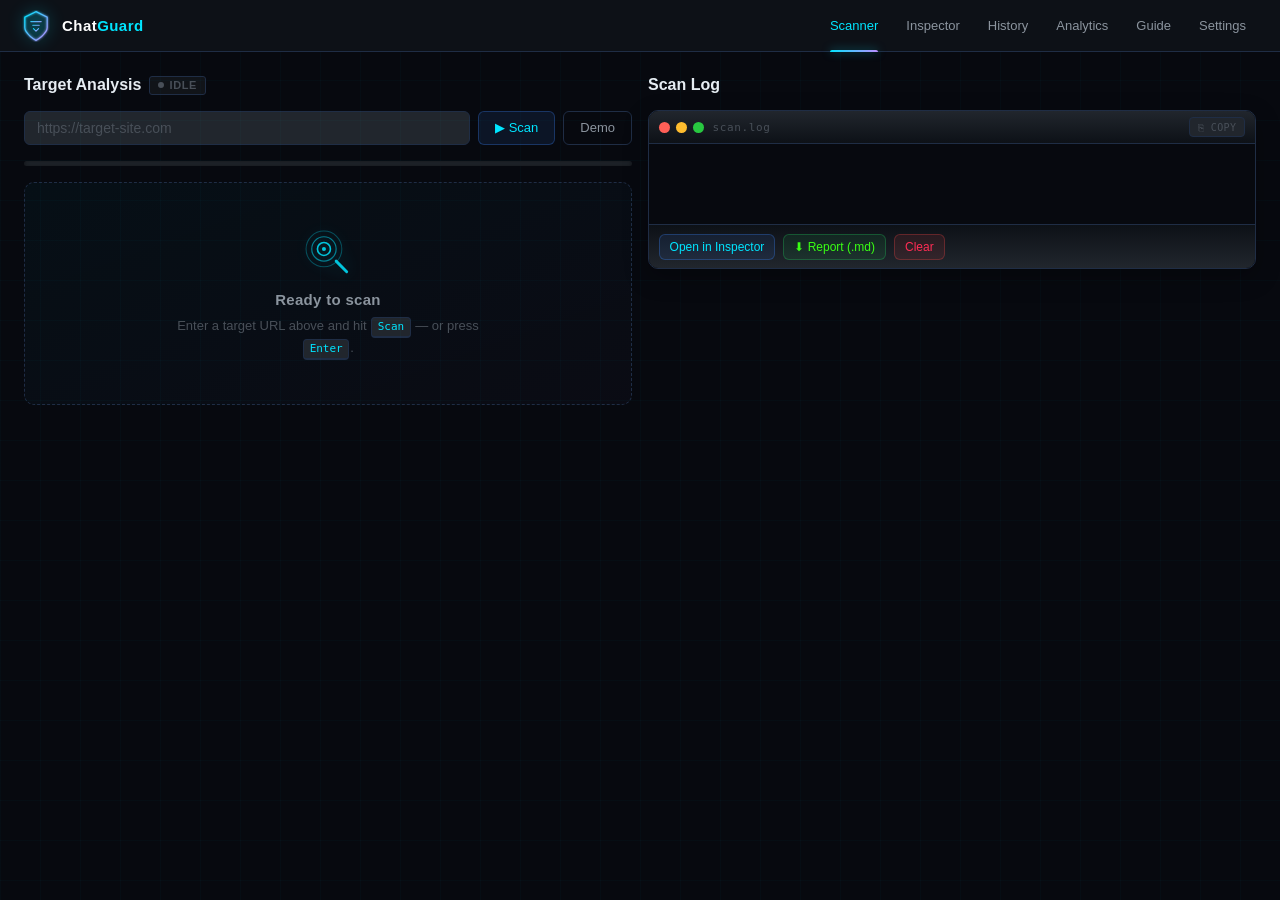
<file: index.html>
<!DOCTYPE html>
<html lang="en">
<head>
<meta charset="UTF-8">
<meta name="viewport" content="width=device-width, initial-scale=1.0">
<!--
  Content-Security-Policy: scripts and styles load only from this origin
  (no inline <script>, no CDN). connect-src stays open because the scanner
  legitimately fetches the Intercom / Pylon widget APIs and CORS proxies.
  style-src allows 'unsafe-inline' for the inline style attributes used
  throughout the demo UI. base-uri/object-src locked down to shrink the
  XSS blast radius.
-->
<meta http-equiv="Content-Security-Policy" content="default-src 'self'; script-src 'self'; style-src 'self' 'unsafe-inline'; img-src 'self' data:; connect-src *; frame-src 'self' demo/; base-uri 'none'; object-src 'none'">
<title>ChatGuard — Chat Widget Security Scanner</title>
<link rel="stylesheet" href="css/main.css?v=8">
</head>
<body>

<!-- ══════════════════════════════════════════════════
     Intro splash / loading screen + team page.
     Shown on initial load, fades out after the simulated
     "signature initialization" delay (wired in events.js
     to stay CSP-compliant — no inline scripts).
     ══════════════════════════════════════════════════ -->
<div id="introSplash" class="intro-splash">
  <div class="intro-bg" aria-hidden="true"></div>

  <div class="intro-content">
    <!-- Cyber shield logo (reused from nav, larger) -->
    <svg class="intro-logo" width="76" height="76" viewBox="0 0 100 100" fill="none"
         xmlns="http://www.w3.org/2000/svg" aria-hidden="true">
      <defs>
        <linearGradient id="introGrad" x1="0%" y1="0%" x2="100%" y2="100%">
          <stop offset="0%"   stop-color="#00e5ff"/>
          <stop offset="100%" stop-color="#bc8cff"/>
        </linearGradient>
      </defs>
      <path d="M50 5 L85 22.5 V55 C85 75 50 95 50 95 C50 95 15 75 15 55 V22.5 L50 5Z"
            stroke="url(#introGrad)" stroke-width="4" fill="rgba(0,229,255,0.06)"/>
      <rect x="32" y="34" width="36" height="4" rx="2" fill="url(#introGrad)" opacity=".95"/>
      <rect x="38" y="46" width="24" height="4" rx="2" fill="url(#introGrad)" opacity=".75"/>
      <path d="M42 58 L50 66 L58 58" stroke="url(#introGrad)" stroke-width="3.5"
            stroke-linecap="round" stroke-linejoin="round" fill="none"/>
    </svg>

    <h1 class="intro-title">Chat Support Integrations Security Scanner</h1>
    <p class="intro-subtitle">Automated Misconfiguration Detection for Pylon and Intercom</p>

    <!-- Cyber-themed loading animation: scanning radar ring + status line -->
    <div class="intro-loader" role="status" aria-label="Initializing">
      <div class="intro-ring">
        <span class="intro-ring-core"></span>
      </div>
      <div class="intro-loadbar"><span class="intro-loadbar-fill"></span></div>
      <div class="intro-status" id="introStatus">Initializing detection signatures…</div>
    </div>

    <!-- Team section: two groups -->
    <div class="intro-team">
      <div class="intro-team-group">
        <div class="intro-team-label">Group A</div>
        <ul class="intro-team-list">
          <li>Magdy Ali Mohamed Elmalt</li>
          <li>Hossam Eldin Mostafa Metwaly Abo Zeid</li>
          <li>Ahmed Mohamed Ramadan Nasr</li>
        </ul>
      </div>
      <div class="intro-team-divider" aria-hidden="true"></div>
      <div class="intro-team-group">
        <div class="intro-team-label">Group B</div>
        <ul class="intro-team-list">
          <li>Abdelrahman Diaa Mohamed Ahmed</li>
          <li>Yousef Essam El-Din Abdel-Hay</li>
          <li>Ashraf Wael Abdelaziz Abdelalem</li>
        </ul>
      </div>
    </div>
  </div>
</div>


<nav>
  <!-- Brand: logo + wordmark -->
  <div class="nav-brand">
    <!-- Cyber shield logo: violet/teal neon palette matching the app's accent colors -->
    <svg width="32" height="32" viewBox="0 0 100 100" fill="none" xmlns="http://www.w3.org/2000/svg"
         style="flex-shrink:0;filter:drop-shadow(0 0 8px rgba(0,229,255,.45))">
      <defs>
        <linearGradient id="cgGrad" x1="0%" y1="0%" x2="100%" y2="100%">
          <stop offset="0%"   stop-color="#00e5ff"/>   <!-- app --accent cyan -->
          <stop offset="100%" stop-color="#bc8cff"/>   <!-- app --accent-purple -->
        </linearGradient>
        <filter id="cgGlow" x="-25%" y="-25%" width="150%" height="150%">
          <feGaussianBlur stdDeviation="2.5" result="blur"/>
          <feComposite in="SourceGraphic" in2="blur" operator="over"/>
        </filter>
      </defs>
      <!-- Shield body -->
      <path d="M50 5 L85 22.5 V55 C85 75 50 95 50 95 C50 95 15 75 15 55 V22.5 L50 5Z"
            stroke="url(#cgGrad)" stroke-width="4" fill="rgba(0,229,255,0.06)"
            filter="url(#cgGlow)"/>
      <!-- Scan lines: horizontal bars — signal / protection motif -->
      <rect x="32" y="34" width="36" height="4" rx="2" fill="url(#cgGrad)" opacity=".95"/>
      <rect x="38" y="46" width="24" height="4" rx="2" fill="url(#cgGrad)" opacity=".75"/>
      <!-- Chevron pointing down — "drill-down / detect" -->
      <path d="M42 58 L50 66 L58 58" stroke="url(#cgGrad)" stroke-width="3.5"
            stroke-linecap="round" stroke-linejoin="round" fill="none"/>
    </svg>
    <div class="nav-brand-text">Chat<span>Guard</span></div>
  </div>

  <!-- Desktop tabs (hidden on mobile via CSS) -->
  <div class="nav-tabs" id="navTabs">
    <button class="nav-tab active">Scanner</button>
    <button class="nav-tab">Inspector</button>
    <button class="nav-tab">History</button>
    <button class="nav-tab">Analytics</button>
    <button class="nav-tab nav-tab-guide">Guide</button>
    <button class="nav-tab">Settings</button>
  </div>

  <!-- Hamburger (shown on mobile via CSS) -->
  <button class="nav-hamburger" id="navHamburger" aria-label="Menu">
    <svg width="20" height="20" viewBox="0 0 20 20" fill="none">
      <rect y="3"  width="20" height="2" rx="1" fill="currentColor"/>
      <rect y="9"  width="20" height="2" rx="1" fill="currentColor"/>
      <rect y="15" width="20" height="2" rx="1" fill="currentColor"/>
    </svg>
  </button>
</nav>

<!-- Mobile drawer — mirrors the nav tabs -->
<div class="nav-drawer" id="navDrawer">
  <button class="nav-drawer-tab active">Scanner</button>
  <button class="nav-drawer-tab">Inspector</button>
  <button class="nav-drawer-tab">History</button>
  <button class="nav-drawer-tab">Analytics</button>
  <button class="nav-drawer-tab">Guide</button>
  <button class="nav-drawer-tab">Settings</button>
</div>

<!-- ══════════════════ SCANNER PAGE ══════════════════ -->
<div id="page-scanner" class="page active">
  <div class="scanner-layout">
    <div class="scanner-left-col">
      <div class="section-title">Target Analysis <span class="tag" id="scanStateTag">IDLE</span></div>
      <div class="scan-input-group">
        <input class="scan-input" id="targetUrl" placeholder="https://target-site.com" type="url"/>
        <button class="btn" id="scanBtn">&#9654; Scan</button>
        <button class="btn btn-secondary" id="demoBtn">Demo</button>
      </div>
      <div class="progress-bar"><div class="progress-fill" id="progressFill"></div></div>
      <div id="findingsContainer">
        <div class="scan-empty">
          <svg class="scan-empty-icon" viewBox="0 0 64 64" width="52" height="52" fill="none" aria-hidden="true">
            <circle class="scan-empty-ring scan-empty-ring--1" cx="27" cy="27" r="22" stroke="currentColor" stroke-width="1.25"/>
            <circle class="scan-empty-ring scan-empty-ring--2" cx="27" cy="27" r="15" stroke="currentColor" stroke-width="1.5"/>
            <circle cx="27" cy="27" r="8" stroke="currentColor" stroke-width="2"/>
            <circle cx="27" cy="27" r="2.5" fill="currentColor"/>
            <line x1="42" y1="42" x2="55" y2="55" stroke="currentColor" stroke-width="3.5" stroke-linecap="round"/>
          </svg>
          <div class="scan-empty-title">Ready to scan</div>
          <div class="scan-empty-text">Enter a target URL above and hit <span class="kbd">Scan</span> &mdash; or press <span class="kbd">Enter</span>.</div>
        </div>
      </div>
    </div>
    <div class="scanner-right-col">
      <div class="section-title">Scan Log</div>
      <div class="log-wrapper">
        <div class="log-term-header">
          <span class="log-term-dots"><i class="dot red"></i><i class="dot yellow"></i><i class="dot green"></i></span>
          <span class="log-term-title">scan.log</span>
          <button class="log-copy-btn" id="logCopyBtn" title="Copy log">⎘ COPY</button>
        </div>
        <div class="log-area" id="logArea"></div>
        <div class="log-footer">
          <button class="btn btn-sm" id="openInspectorBtn">Open in Inspector</button>
          <button class="btn btn-sm btn-success" id="generateReportBtn">⬇ Report (.md)</button>
          <button class="btn btn-sm btn-danger" id="clearScanBtn">Clear</button>
        </div>
      </div>
    </div>
  </div>
</div>

<!-- ══════════════════ INSPECTOR PAGE ══════════════════ -->
<div id="page-inspector" class="page">
  <div class="section-title">HTTP Request / Response Inspector</div>

  <div style="background:var(--bg-secondary);border:1px solid var(--border);border-radius:var(--radius-lg);padding:.875rem 1rem;margin-bottom:1rem">
    <div style="font-size:.6875rem;font-weight:600;color:var(--text-muted);letter-spacing:.07em;text-transform:uppercase;margin-bottom:.625rem">&#9998; Live Target Parameters — edit to update templates instantly</div>
    <div style="display:grid;grid-template-columns:repeat(3,1fr);gap:.625rem;align-items:end" id="inspectorParamsGrid">
      <div>
        <label style="font-size:.6875rem;color:var(--text-secondary);display:block;margin-bottom:.25rem">
          app_id <span style="color:var(--vulnerable-red)">*</span>
          <span id="vendorBadgeLive" style="margin-left:.375rem;font-size:.6rem;font-weight:700;padding:.1rem .35rem;border-radius:3px;display:none"></span>
        </label>
        <input class="scan-input" id="liveAppId" placeholder="e.g. ab12cd34 or UUID — auto-filled by scanner" style="font-family:var(--font-mono);font-size:.75rem;width:100%"/>
      </div>
      <div id="liveUserIdWrap">
        <label style="font-size:.6875rem;color:var(--text-secondary);display:block;margin-bottom:.25rem">user_id <span style="color:var(--vulnerable-red)">*</span></label>
        <input class="scan-input" id="liveUserId" placeholder="e.g. 85070 or UUID" style="font-family:var(--font-mono);font-size:.75rem;width:100%"/>
      </div>
      <div id="liveEmailWrap">
        <label style="font-size:.6875rem;color:var(--text-secondary);display:block;margin-bottom:.25rem">target email <span style="color:var(--vulnerable-red)">*</span></label>
        <input class="scan-input" id="liveEmail" placeholder="victim@target.com" style="font-family:var(--font-mono);font-size:.75rem;width:100%"/>
      </div>
      <div id="wrapIssueId" style="display:none">
        <label style="font-size:.6875rem;color:var(--text-secondary);display:block;margin-bottom:.25rem">Issue ID <span style="color:var(--warn-amber)">(Pylon)</span></label>
        <input class="scan-input" id="liveIssueId" placeholder="UUID from Step 1" style="font-family:var(--font-mono);font-size:.6875rem;width:100%"/>
      </div>
      <div id="wrapBlocks" style="grid-column:1/-1">
        <label style="font-size:.6875rem;color:var(--text-secondary);display:block;margin-bottom:.25rem">blocks payload <span style="color:var(--text-muted)">(Intercom)</span></label>
        <input class="scan-input" id="liveBlocks" value='[{"type":"paragraph","text":"ChatGuard_Test"}]' style="font-family:var(--font-mono);font-size:.6875rem;width:100%"/>
      </div>
    </div>
    <div style="margin-top:.5rem;display:flex;align-items:center;justify-content:space-between;flex-wrap:wrap;gap:.375rem">
      <div style="font-size:.6875rem;color:var(--text-muted)">
        &#9432; Paste the real <code style="color:var(--accent);background:var(--bg-tertiary);padding:.1rem .3rem;border-radius:3px">app_id</code> from target page source, or run a scan — it auto-fills here. Templates update live.
      </div>
      <div style="display:flex;align-items:center;gap:.5rem">
        <span id="inspectorSecBadge" style="display:none"></span>
        <button class="btn btn-sm" style="font-size:.6875rem;white-space:nowrap" title="Re-apply values from the last scan" id="resetToScanBtn">&#8635; Reset to scan values</button>
      </div>
    </div>
  </div>

  <div style="display:flex;align-items:center;gap:.75rem;margin-bottom:1rem;flex-wrap:wrap">
    <span style="font-size:.8125rem;font-weight:600;color:var(--text-secondary);white-space:nowrap;align-self:center;line-height:1">Vulnerability:</span>
    <div class="vuln-selector" style="margin:0;display:flex;flex-wrap:wrap;gap:.5rem">
      <button class="vuln-chip active">A01 — Intercom user_id IDOR</button>
      <button class="vuln-chip">A02 — Intercom email IDOR</button>
      <button class="vuln-chip">A03 — Pylon Chat Widget</button>
    </div>
  </div>

  <div class="uuid-note" id="uuidNote">
    &#9888;&#65039; <strong>UUID user_id detected:</strong> While UUIDs prevent sequential ID guessing, the lack of HMAC still allows session hijacking and impersonation if the UUID is leaked through another vector (e.g., logs, referrer headers, or URL parameters).
  </div>

  <div class="step-tabs" id="stepTabs" style="display:none">
    <button class="step-tab active">Step 1 — Leak issue_id</button>
    <button class="step-tab">Step 2 — Access Transcript</button>
  </div>

  <div class="inspector-grid">
    <div>
      <div class="code-panel">
        <div class="code-panel-header">
          <span class="code-panel-label">Request</span>
          <div class="code-tabs">
            <button class="code-tab req-fmt-tab active">Raw</button>
            <button class="code-tab req-fmt-tab">cURL</button>
            <button class="code-tab req-fmt-tab">Python</button>
          </div>
        </div>
        <div class="code-body" id="reqPanel">Loading...</div>
      </div>
      <div style="margin-top:.5rem;display:flex;align-items:center;gap:.5rem;flex-wrap:wrap">
        <button class="btn" id="sendReqBtn" style="font-size:.8125rem;padding:.45rem 1rem">
          &#9654; Send Real Request
        </button>
        <span style="font-size:.7rem;color:var(--text-muted)">Sends directly to the API — real response below</span>
        <div id="sendStatus" style="font-size:.75rem;margin-left:auto"></div>
      </div>
    </div>
    <div>
      <div class="code-panel">
        <div class="code-panel-header">
          <span class="code-panel-label" id="respPanelLabel">Response</span>
          <div style="display:flex;align-items:center;gap:.5rem">
            <span id="respStatusBadge" style="font-size:.6875rem;font-weight:600;padding:.15rem .5rem;border-radius:3px;display:none"></span>
            <div class="code-tabs">
              <button class="code-tab resp-fmt-tab active" data-fmt="pretty">Pretty</button>
              <button class="code-tab resp-fmt-tab" data-fmt="raw">Raw</button>
              <button class="code-tab resp-fmt-tab" data-fmt="chat">Chat View</button>
            </div>
          </div>
        </div>
        <div class="code-body" id="respPanel">Loading...</div>
      </div>
      <div style="margin-top:.5rem;font-size:.6875rem;color:var(--text-muted)">
        &#9432; Response pane shows simulated PoC data until you click <strong>Send Real Request</strong>. Real responses replace this automatically.
      </div>
    </div>
  </div>

  <div style="margin-top:1rem">
    <div class="panel">
      <div class="panel-header">
        <span class="dot red"></span><span class="dot yellow"></span><span class="dot green"></span>
        Vulnerability Summary
      </div>
      <div class="panel-body" id="vulnSummary"></div>
    </div>
  </div>
</div>

<!-- ══════════════════ HISTORY PAGE ══════════════════ -->
<div id="page-history" class="page">
  <div class="history-toolbar">
    <div class="section-title" style="margin-bottom:0">Scan History</div>
    <div class="flex-gap" style="margin-left:auto">
      <input class="scan-input" id="historySearch" placeholder="Filter by URL..." style="width:16rem"/>
      <button class="btn btn-danger btn-sm" id="clearHistoryBtn">Clear All</button>
    </div>
  </div>
  <table class="history-table">
    <thead>
      <tr>
        <th>Timestamp</th>
        <th>Target URL</th>
        <th>Vendor</th>
        <th>CVSS</th>
        <th>HMAC Status</th>
        <th>Findings</th>
        <th>Actions</th>
      </tr>
    </thead>
    <tbody id="historyBody"></tbody>
  </table>
</div>

<!-- ══════════════════ ANALYTICS PAGE ══════════════════ -->
<div id="page-analytics" class="page">
  <div class="section-title">Scan Analytics Dashboard</div>
  <div class="analytics-grid" id="analyticsMetrics"></div>
  <div id="analyticsCharts"></div>
</div>

<!-- ══════════════════ SETTINGS PAGE ══════════════════ -->
<div id="page-settings" class="page">
  <div class="section-title">Settings</div>
  <div class="settings-section">
    <div class="settings-title">Scan Options</div>
    <div class="setting-row">
      <div class="setting-info">
        <div class="setting-name">Check Intercom user_id (A01)</div>
        <div class="setting-desc">Detect IDOR via sequential/UUID user identifiers in messenger widget</div>
      </div>
      <label class="toggle"><input type="checkbox" id="settingA01" checked><span class="toggle-slider"></span></label>
    </div>
    <div class="setting-row">
      <div class="setting-info">
        <div class="setting-name">Check Intercom email (A02)</div>
        <div class="setting-desc">Detect missing HMAC on email-based conversation retrieval</div>
      </div>
      <label class="toggle"><input type="checkbox" id="settingA02" checked><span class="toggle-slider"></span></label>
    </div>
    <div class="setting-row">
      <div class="setting-info">
        <div class="setting-name">Check Pylon Chat Widget (A03)</div>
        <div class="setting-desc">Detect unauthorized issue_id lookup and transcript access</div>
      </div>
      <label class="toggle"><input type="checkbox" id="settingA03" checked><span class="toggle-slider"></span></label>
    </div>
    <div class="setting-row">
      <div class="setting-info">
        <div class="setting-name">UUID user_id note</div>
        <div class="setting-desc">Show advisory note when UUID is detected instead of sequential ID</div>
      </div>
      <label class="toggle"><input type="checkbox" id="settingUuidNote" checked><span class="toggle-slider"></span></label>
    </div>
  </div>
  <div class="settings-section">
    <div class="settings-title">Inspector Defaults</div>
    <div class="setting-row">
      <div class="setting-info">
        <div class="setting-name">Default request format</div>
        <div class="setting-desc">Format shown in Inspector request pane on load</div>
      </div>
      <select class="setting-select" id="settingReqFmt">
        <option value="raw">Raw HTTP</option>
        <option value="curl">cURL</option>
        <option value="python">Python requests</option>
      </select>
    </div>
    <div class="setting-row">
      <div class="setting-info">
        <div class="setting-name">Demo user email</div>
        <div class="setting-desc">Email address used in PoC templates</div>
      </div>
      <input class="scan-input" id="settingEmail" value="victim@example.com" style="width:14rem"/>
    </div>
    <div class="setting-row">
      <div class="setting-info">
        <div class="setting-name">Demo user_id (Intercom)</div>
        <div class="setting-desc">Use sequential (85070) or UUID demo value</div>
      </div>
      <select class="setting-select" id="settingUserIdType">
        <option value="sequential">Sequential — 85070 (numeric IDOR)</option>
        <option value="uuid">UUID — a3f5b291-… (leaked UUID scenario)</option>
      </select>
    </div>
  </div>
  <div class="settings-section">
    <div class="settings-title">Data Management</div>
    <div class="setting-row">
      <div class="setting-info">
        <div class="setting-name">Clear all scan history</div>
        <div class="setting-desc">Permanently removes all saved scans from storage</div>
      </div>
      <button class="btn btn-danger btn-sm" id="clearHistoryBtn2">Clear History</button>
    </div>
    <div class="setting-row">
      <div class="setting-info">
        <div class="setting-name">Export raw history (JSON)</div>
        <div class="setting-desc">Download the raw JSON data for all scans</div>
      </div>
      <button class="btn btn-sm" id="exportJsonBtn">Export JSON</button>
    </div>
  </div>
</div>

<!-- ══════════════════ GUIDE / KNOWLEDGE HUB PAGE ══════════════════ -->
<div id="page-guide" class="page">
  <div class="kh">

    <!-- Hero -->
    <header class="kh-hero">
      <div class="kh-hero-badge">Knowledge Hub</div>
      <h1 class="kh-hero-title">Security, explained <span>without the jargon</span></h1>
      <p class="kh-hero-sub">
        ChatGuard inspects the live-chat widgets on a website and checks whether private
        conversations are properly locked. Here is what that means — in plain language.
      </p>
    </header>

    <!-- Simplified Security: metaphor cards -->
    <div class="kh-section-label">The two problems we look for</div>
    <div class="kh-cards">

      <article class="kh-card">
        <div class="kh-card-glow kh-glow-red"></div>
        <div class="kh-icon kh-icon-red" aria-hidden="true">
          <svg viewBox="0 0 48 48" width="40" height="40" fill="none" stroke="currentColor"
               stroke-width="2.4" stroke-linecap="round" stroke-linejoin="round">
            <path d="M8 40V12l16-6 16 6v28"/>
            <path d="M8 20h32M8 30h32"/>
            <path d="M24 6v34"/>
            <circle cx="32" cy="35" r="6" fill="rgba(255,45,85,.12)"/>
            <path d="M32 32v3l2 1.5"/>
          </svg>
        </div>
        <h3 class="kh-card-title">Digital Impersonation</h3>
        <div class="kh-card-tag">Technical name: IDOR</div>
        <p class="kh-card-body">
          Imagine a library where your books sit on a <strong>private shelf</strong>. The shelves
          are simply numbered 1, 2, 3… With no guard at the door, anyone can walk up,
          <strong>guess your shelf number</strong>, and pull your book straight off it.
        </p>
        <p class="kh-card-foot">
          Online, those “shelf numbers” are user IDs. If the chat system never checks
          <em>who is asking</em>, a stranger can read another person’s messages just by changing a number.
        </p>
      </article>

      <article class="kh-card">
        <div class="kh-card-glow kh-glow-amber"></div>
        <div class="kh-icon kh-icon-amber" aria-hidden="true">
          <svg viewBox="0 0 48 48" width="40" height="40" fill="none" stroke="currentColor"
               stroke-width="2.4" stroke-linecap="round" stroke-linejoin="round">
            <rect x="6" y="12" width="36" height="26" rx="3"/>
            <path d="M6 15l18 13L42 15"/>
            <circle cx="38" cy="13" r="7" fill="rgba(255,170,0,.14)"/>
            <path d="M35 13l2 2 4-4"/>
          </svg>
        </div>
        <h3 class="kh-card-title">The Missing Seal</h3>
        <div class="kh-card-tag">Technical name: Missing HMAC</div>
        <p class="kh-card-body">
          Sending a message should be like mailing a <strong>secret letter inside a sealed
          envelope</strong>. The wax seal proves it is really from you and that nobody tampered
          with it along the way.
        </p>
        <p class="kh-card-foot">
          Many chat widgets ship the letter with <strong>no envelope at all</strong>. ChatGuard
          checks whether that protective “seal” (a signature called HMAC) is present — or broken.
        </p>
      </article>

      <article class="kh-card">
        <div class="kh-card-glow kh-glow-cyan"></div>
        <div class="kh-icon kh-icon-cyan" aria-hidden="true">
          <svg viewBox="0 0 48 48" width="40" height="40" fill="none" stroke="currentColor"
               stroke-width="2.4" stroke-linecap="round" stroke-linejoin="round">
            <path d="M24 5l15 6v9c0 11-7 18-15 22-8-4-15-11-15-22v-9l15-6Z"
                  fill="rgba(0,229,255,.08)"/>
            <path d="M17 24l5 5 9-10"/>
          </svg>
        </div>
        <h3 class="kh-card-title">Why It Matters</h3>
        <div class="kh-card-tag">The bottom line</div>
        <p class="kh-card-body">
          A single missing check can expose <strong>thousands of private conversations</strong> —
          and the people running the website often have no idea it is happening.
        </p>
        <p class="kh-card-foot">
          ChatGuard finds these gaps the way an attacker would, so they can be fixed
          <strong>before</strong> anyone’s data is exposed.
        </p>
      </article>

    </div>

    <!-- 3-Step Success Timeline -->
    <div class="kh-section-label">How ChatGuard works — in three steps</div>
    <div class="kh-timeline">
      <div class="kh-step">
        <div class="kh-step-ring"><span class="kh-step-num">1</span></div>
        <div class="kh-step-icon" aria-hidden="true">
          <svg viewBox="0 0 32 32" width="26" height="26" fill="none" stroke="currentColor"
               stroke-width="2.2" stroke-linecap="round" stroke-linejoin="round">
            <circle cx="16" cy="16" r="11"/><circle cx="16" cy="16" r="5"/>
            <path d="M16 1v4M16 27v4M1 16h4M27 16h4"/>
          </svg>
        </div>
        <h4 class="kh-step-title">Target</h4>
        <p class="kh-step-body">You provide a website address. That’s the only thing we need to begin.</p>
      </div>

      <div class="kh-step-arrow" aria-hidden="true">
        <svg viewBox="0 0 40 16" width="40" height="16" fill="none" stroke="currentColor"
             stroke-width="2" stroke-linecap="round" stroke-linejoin="round">
          <path d="M2 8h33M29 2l6 6-6 6"/>
        </svg>
      </div>

      <div class="kh-step">
        <div class="kh-step-ring"><span class="kh-step-num">2</span></div>
        <div class="kh-step-icon" aria-hidden="true">
          <svg viewBox="0 0 32 32" width="26" height="26" fill="none" stroke="currentColor"
               stroke-width="2.2" stroke-linecap="round" stroke-linejoin="round">
            <circle cx="14" cy="14" r="9"/><path d="M21 21l7 7"/>
          </svg>
        </div>
        <h4 class="kh-step-title">Analyze</h4>
        <p class="kh-step-body">ChatGuard hunts through the page for the hidden “App IDs” that power the chat widget.</p>
      </div>

      <div class="kh-step-arrow" aria-hidden="true">
        <svg viewBox="0 0 40 16" width="40" height="16" fill="none" stroke="currentColor"
             stroke-width="2" stroke-linecap="round" stroke-linejoin="round">
          <path d="M2 8h33M29 2l6 6-6 6"/>
        </svg>
      </div>

      <div class="kh-step">
        <div class="kh-step-ring"><span class="kh-step-num">3</span></div>
        <div class="kh-step-icon" aria-hidden="true">
          <svg viewBox="0 0 32 32" width="26" height="26" fill="none" stroke="currentColor"
               stroke-width="2.2" stroke-linecap="round" stroke-linejoin="round">
            <rect x="7" y="14" width="18" height="12" rx="2"/>
            <path d="M11 14v-3a5 5 0 0 1 10 0v3"/><path d="M16 19v3"/>
          </svg>
        </div>
        <h4 class="kh-step-title">Verify</h4>
        <p class="kh-step-body">We check whether the “Digital Lock” (HMAC) is actually switched on — or wide open.</p>
      </div>
    </div>

    <!-- Impact / Potential Risk -->
    <div class="kh-impact">
      <div class="kh-impact-head">
        <div class="kh-impact-icon" aria-hidden="true">
          <svg viewBox="0 0 32 32" width="24" height="24" fill="none" stroke="currentColor"
               stroke-width="2.2" stroke-linecap="round" stroke-linejoin="round">
            <path d="M16 3 2 28h28L16 3Z"/><path d="M16 12v8M16 24h.01"/>
          </svg>
        </div>
        <div>
          <div class="kh-impact-kicker">Potential Risk</div>
          <h3 class="kh-impact-title">What’s at stake when these checks are missing</h3>
        </div>
      </div>
      <p class="kh-impact-lead">
        Without the lock and the seal in place, private conversations become readable by anyone
        who knows where to look. That commonly includes:
      </p>
      <div class="kh-impact-grid">
        <div class="kh-risk">
          <span class="kh-risk-ico" aria-hidden="true">✉️</span>
          <span class="kh-risk-label">Email addresses</span>
        </div>
        <div class="kh-risk">
          <span class="kh-risk-ico" aria-hidden="true">📞</span>
          <span class="kh-risk-label">Phone numbers</span>
        </div>
        <div class="kh-risk">
          <span class="kh-risk-ico" aria-hidden="true">🔑</span>
          <span class="kh-risk-label">Account backup codes</span>
        </div>
        <div class="kh-risk">
          <span class="kh-risk-ico" aria-hidden="true">💬</span>
          <span class="kh-risk-label">Full message history</span>
        </div>
      </div>
      <p class="kh-impact-foot">
        ChatGuard surfaces these gaps early — turning an invisible, silent exposure into a
        clear, fixable finding.
      </p>
    </div>

  </div>
</div>

<!-- ══════════════════ REPORT MODAL ══════════════════ -->
<div class="modal-backdrop" id="reportModal">
  <div class="modal">
    <div class="modal-header">
      <div class="modal-title">Security Findings Report</div>
      <button class="close-btn" id="closeModalBtn">&#10005;</button>
    </div>
    <div class="modal-body" id="reportContent"></div>
    <div class="modal-footer">
      <button class="btn btn-sm" id="downloadMdBtn">⬇ Download .md</button>
      <button class="btn btn-sm" title="Print report" id="printReportBtn">🖨 Print</button>
      <button class="btn btn-sm" id="closeModalBtn2">Close</button>
    </div>
  </div>
</div>

<!-- ══ CUSTOM ALERT / CONFIRM MODAL ══ -->
<div class="cg-modal-backdrop" id="cgModalBackdrop">
  <div class="cg-modal-box" role="dialog" aria-modal="true">
    <div class="cg-modal-brand">
      <svg width="20" height="20" viewBox="0 0 100 100" fill="none">
        <defs>
          <linearGradient id="cgGradM" x1="0%" y1="0%" x2="100%" y2="100%">
            <stop offset="0%" stop-color="#00e5ff"/><stop offset="100%" stop-color="#bc8cff"/>
          </linearGradient>
        </defs>
        <path d="M50 5L85 22.5V55C85 75 50 95 50 95S15 75 15 55V22.5L50 5Z"
              stroke="url(#cgGradM)" stroke-width="5" fill="rgba(0,229,255,0.07)"/>
        <rect x="32" y="34" width="36" height="5" rx="2" fill="url(#cgGradM)"/>
        <rect x="38" y="46" width="24" height="5" rx="2" fill="url(#cgGradM)" opacity=".7"/>
        <path d="M42 58L50 67L58 58" stroke="url(#cgGradM)" stroke-width="4"
              stroke-linecap="round" stroke-linejoin="round" fill="none"/>
      </svg>
      <span class="cg-modal-brand-text">ChatGuard</span>
    </div>
    <div class="cg-modal-title" id="cgModalTitle">Notice</div>
    <div class="cg-modal-msg"  id="cgModalMsg"></div>
    <div class="cg-modal-actions" id="cgModalActions"></div>
  </div>
</div>


<!-- ══ JS ══ -->
<script src="js/app.js?v=8"></script>
<script src="js/events.js?v=5"></script>

</body>
</html>
</file>
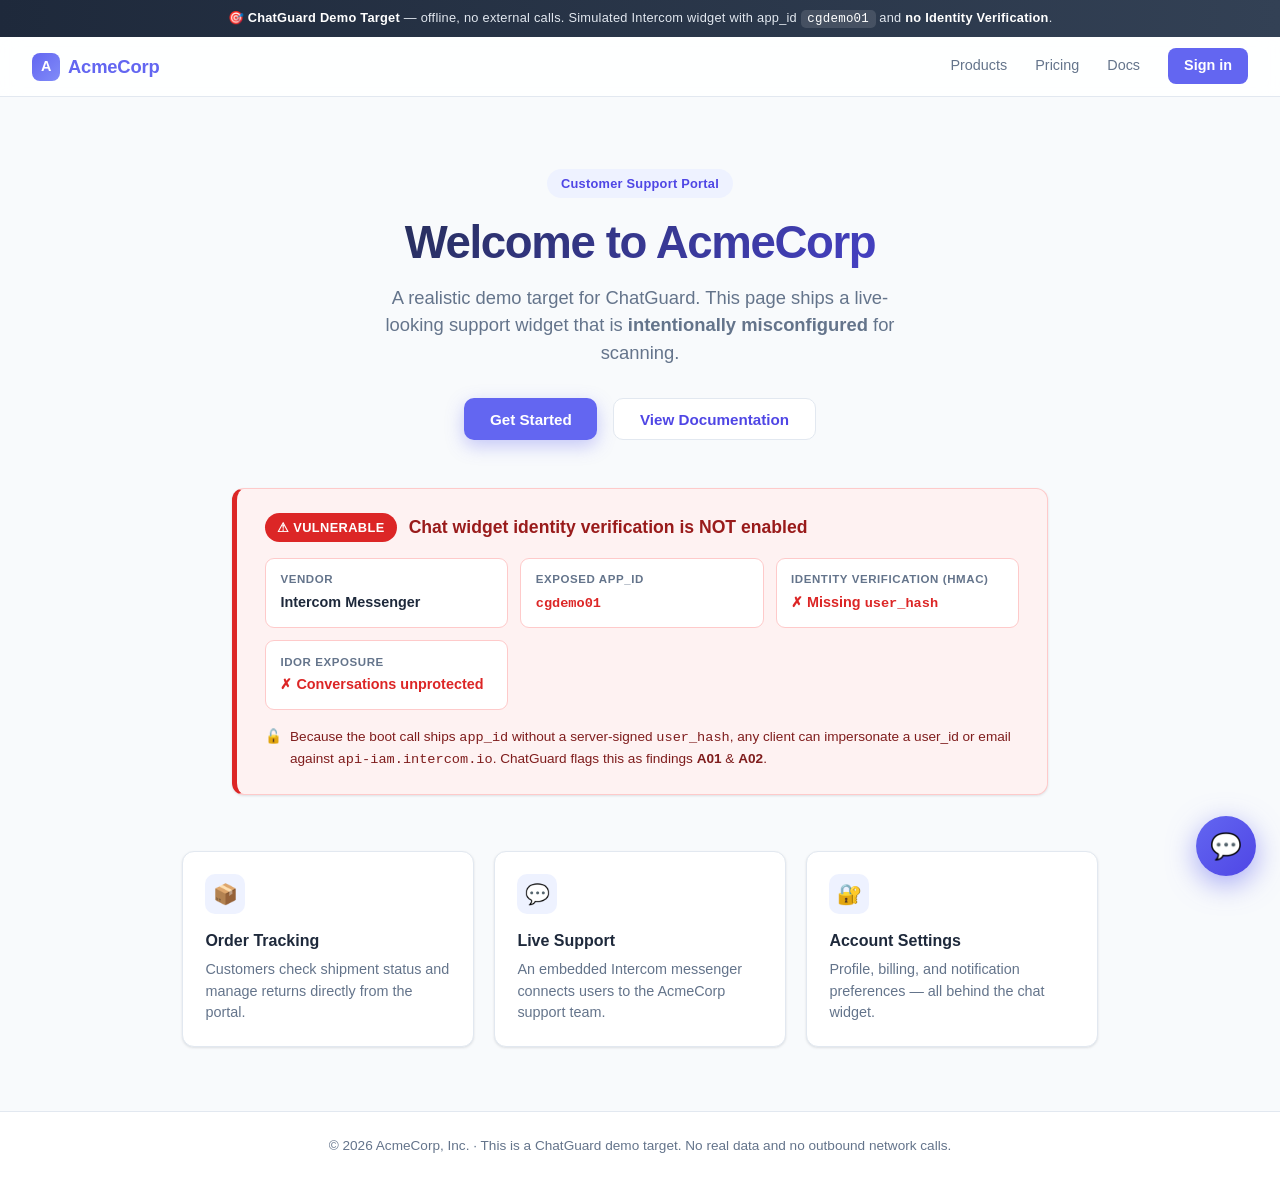
<file: demo/target.html>
<!DOCTYPE html>
<html lang="en">
<head>
<meta charset="UTF-8">
<meta name="viewport" content="width=device-width, initial-scale=1.0">
<title>AcmeCorp — Customer Portal</title>
<style>
  :root {
    --bg: #f8fafc;
    --surface: #ffffff;
    --text: #1e293b;
    --muted: #64748b;
    --accent: #6366f1;
    --accent-dark: #4f46e5;
    --border: #e2e8f0;
    --danger: #dc2626;
    --danger-bg: #fef2f2;
    --danger-border: #fecaca;
    --warn: #b45309;
    --warn-bg: #fffbeb;
    --warn-border: #fde68a;
    --ok: #16a34a;
    --radius: 12px;
    --shadow: 0 1px 3px rgba(15,23,42,.08), 0 1px 2px rgba(15,23,42,.04);
    --shadow-lg: 0 10px 40px rgba(15,23,42,.12);
  }
  * { box-sizing: border-box; margin: 0; padding: 0; }
  html { scroll-behavior: smooth; }
  body {
    font-family: -apple-system, BlinkMacSystemFont, 'Segoe UI', Roboto, sans-serif;
    background: var(--bg); color: var(--text); min-height: 100vh;
    line-height: 1.5; -webkit-font-smoothing: antialiased;
  }

  /* ── Top nav ─────────────────────────────────────── */
  nav {
    background: rgba(255,255,255,.85);
    backdrop-filter: saturate(180%) blur(10px);
    border-bottom: 1px solid var(--border);
    padding: 0 2rem; height: 3.75rem;
    display: flex; align-items: center; justify-content: space-between;
    position: sticky; top: 0; z-index: 50;
  }
  .nav-brand {
    font-weight: 800; font-size: 1.15rem; color: var(--accent);
    display: flex; align-items: center; gap: .5rem; letter-spacing: -.01em;
  }
  .nav-brand .logo {
    width: 28px; height: 28px; border-radius: 8px;
    background: linear-gradient(135deg, var(--accent), #818cf8);
    display: flex; align-items: center; justify-content: center;
    color: #fff; font-size: .9rem; font-weight: 800;
  }
  .nav-links { display: flex; gap: 1.75rem; font-size: .9rem; color: var(--muted); align-items: center; }
  .nav-links span { cursor: pointer; transition: color .15s; }
  .nav-links span:hover { color: var(--text); }
  .nav-links .nav-cta {
    background: var(--accent); color: #fff; padding: .45rem 1rem;
    border-radius: 8px; font-weight: 600;
  }
  .nav-links .nav-cta:hover { background: var(--accent-dark); color: #fff; }

  /* ── Demo ribbon ─────────────────────────────────── */
  .demo-ribbon {
    background: linear-gradient(90deg, #1e293b, #334155);
    color: #e2e8f0; text-align: center; font-size: .8rem;
    padding: .5rem 1rem; letter-spacing: .02em;
  }
  .demo-ribbon strong { color: #fff; }
  .demo-ribbon code {
    background: rgba(255,255,255,.12); padding: .1rem .4rem;
    border-radius: 5px; font-size: .78rem; color: #fff;
  }

  /* ── Hero ────────────────────────────────────────── */
  .hero {
    max-width: 880px; margin: 4.5rem auto 3rem; padding: 0 2rem; text-align: center;
  }
  .hero .eyebrow {
    display: inline-block; font-size: .8rem; font-weight: 600;
    color: var(--accent-dark); background: #eef2ff; padding: .3rem .85rem;
    border-radius: 999px; margin-bottom: 1.25rem; letter-spacing: .02em;
  }
  .hero h1 {
    font-size: 2.85rem; font-weight: 800; margin-bottom: 1rem;
    letter-spacing: -.03em; line-height: 1.1;
    background: linear-gradient(135deg, #1e293b, #4f46e5);
    -webkit-background-clip: text; background-clip: text; -webkit-text-fill-color: transparent;
  }
  .hero p { color: var(--muted); font-size: 1.15rem; max-width: 540px; margin: 0 auto 2rem; }
  .hero-btns { display: flex; gap: 1rem; justify-content: center; flex-wrap: wrap; }
  .btn {
    border-radius: 10px; padding: .7rem 1.6rem; font-size: .95rem;
    font-weight: 600; cursor: pointer; border: none; transition: transform .12s, box-shadow .12s;
  }
  .btn:active { transform: translateY(1px); }
  .btn-primary { background: var(--accent); color: #fff; box-shadow: 0 6px 18px rgba(99,102,241,.35); }
  .btn-primary:hover { background: var(--accent-dark); }
  .btn-outline { background: var(--surface); color: var(--accent-dark); border: 1.5px solid var(--border); }
  .btn-outline:hover { border-color: var(--accent); }

  /* ── Security status panel (the visible vuln state) ─ */
  .status-wrap { max-width: 880px; margin: 0 auto 3.5rem; padding: 0 2rem; }
  .status-card {
    background: var(--danger-bg); border: 1px solid var(--danger-border);
    border-left: 5px solid var(--danger); border-radius: var(--radius);
    padding: 1.5rem 1.75rem; box-shadow: var(--shadow);
  }
  .status-head { display: flex; align-items: center; gap: .75rem; margin-bottom: 1rem; }
  .status-badge {
    display: inline-flex; align-items: center; gap: .4rem;
    background: var(--danger); color: #fff; font-weight: 700; font-size: .8rem;
    padding: .3rem .75rem; border-radius: 999px; letter-spacing: .03em;
  }
  .status-head h2 { font-size: 1.1rem; font-weight: 700; color: #991b1b; }
  .status-grid {
    display: grid; grid-template-columns: repeat(auto-fit, minmax(220px, 1fr));
    gap: .75rem; margin-top: .25rem;
  }
  .status-item {
    background: var(--surface); border: 1px solid var(--danger-border);
    border-radius: 9px; padding: .8rem .9rem;
  }
  .status-item .k { font-size: .72rem; text-transform: uppercase; letter-spacing: .05em; color: var(--muted); font-weight: 600; }
  .status-item .v { font-size: .9rem; font-weight: 600; margin-top: .2rem; word-break: break-all; }
  .status-item .v code { font-family: ui-monospace, 'SF Mono', Menlo, monospace; font-size: .85rem; }
  .v.bad { color: var(--danger); }
  .v.ok  { color: var(--ok); }
  .status-foot {
    margin-top: 1.1rem; font-size: .85rem; color: #7f1d1d;
    display: flex; align-items: flex-start; gap: .5rem;
  }

  /* ── Feature cards (portal credibility) ──────────── */
  .features {
    max-width: 980px; margin: 0 auto 4rem; padding: 0 2rem;
    display: grid; grid-template-columns: repeat(auto-fit, minmax(240px, 1fr)); gap: 1.25rem;
  }
  .feature {
    background: var(--surface); border: 1px solid var(--border);
    border-radius: var(--radius); padding: 1.4rem; box-shadow: var(--shadow);
  }
  .feature .ico {
    width: 40px; height: 40px; border-radius: 10px; background: #eef2ff;
    display: flex; align-items: center; justify-content: center; font-size: 1.25rem; margin-bottom: .9rem;
  }
  .feature h3 { font-size: 1rem; font-weight: 700; margin-bottom: .4rem; }
  .feature p { font-size: .9rem; color: var(--muted); }

  footer {
    border-top: 1px solid var(--border); background: var(--surface);
    padding: 1.5rem 2rem; text-align: center; color: var(--muted); font-size: .85rem;
  }

  /* ── Chat widget ─────────────────────────────────── */
  #chat-btn {
    position: fixed; bottom: 1.5rem; right: 1.5rem;
    width: 60px; height: 60px; border-radius: 50%;
    background: linear-gradient(135deg, var(--accent), var(--accent-dark)); border: none;
    box-shadow: 0 8px 28px rgba(99,102,241,.55);
    cursor: pointer; font-size: 1.6rem; color: #fff;
    display: flex; align-items: center; justify-content: center;
    transition: transform .15s; z-index: 60;
  }
  #chat-btn:hover { transform: scale(1.08) rotate(-4deg); }
  #chat-panel {
    display: none;
    position: fixed; bottom: 5.5rem; right: 1.5rem;
    width: 340px; background: var(--surface);
    border: 1px solid var(--border); border-radius: 16px;
    box-shadow: var(--shadow-lg); overflow: hidden; font-size: .9rem; z-index: 60;
  }
  #chat-panel.open { display: block; animation: pop .18s ease-out; }
  @keyframes pop { from { opacity: 0; transform: translateY(8px) scale(.98); } to { opacity: 1; transform: none; } }
  .chat-hd {
    background: linear-gradient(135deg, var(--accent), var(--accent-dark));
    color: #fff; padding: 1rem 1.1rem; display: flex; justify-content: space-between; align-items: center;
  }
  .chat-hd .title { font-weight: 700; }
  .chat-hd .sub { font-size: .75rem; opacity: .85; font-weight: 400; }
  .chat-hd .close { background: none; border: none; color: #fff; cursor: pointer; font-size: 1.15rem; line-height: 1; }
  .chat-body { padding: 1.1rem; min-height: 150px; color: #475569; line-height: 1.6; }
  .chat-msg {
    background: #f1f5f9; border-radius: 12px 12px 12px 4px;
    padding: .65rem .85rem; display: inline-block; margin-bottom: .75rem;
  }
  .chat-note {
    background: var(--warn-bg); border: 1px solid var(--warn-border);
    border-radius: 9px; padding: .65rem .8rem; font-size: .8rem; color: var(--warn); margin-top: .5rem;
  }
  .chat-note code { background: rgba(180,83,9,.12); padding: .05rem .3rem; border-radius: 4px; }
</style>
</head>
<body>

<div class="demo-ribbon">
  🎯 <strong>ChatGuard Demo Target</strong> — offline, no external calls. Simulated Intercom widget with app_id <code>cgdemo01</code> and <strong>no Identity Verification</strong>.
</div>

<nav>
  <div class="nav-brand"><span class="logo">A</span> AcmeCorp</div>
  <div class="nav-links">
    <span>Products</span>
    <span>Pricing</span>
    <span>Docs</span>
    <span class="nav-cta">Sign in</span>
  </div>
</nav>

<div class="hero">
  <span class="eyebrow">Customer Support Portal</span>
  <h1>Welcome to AcmeCorp</h1>
  <p>A realistic demo target for ChatGuard. This page ships a live-looking support widget that is <strong>intentionally misconfigured</strong> for scanning.</p>
  <div class="hero-btns">
    <button class="btn btn-primary">Get Started</button>
    <button class="btn btn-outline">View Documentation</button>
  </div>
</div>

<!-- ══ Visible vulnerability state — the missing-HMAC condition ChatGuard detects ══ -->
<div class="status-wrap">
  <div class="status-card" role="region" aria-label="Widget security status">
    <div class="status-head">
      <span class="status-badge">⚠ VULNERABLE</span>
      <h2>Chat widget identity verification is NOT enabled</h2>
    </div>
    <div class="status-grid">
      <div class="status-item">
        <div class="k">Vendor</div>
        <div class="v">Intercom Messenger</div>
      </div>
      <div class="status-item">
        <div class="k">Exposed app_id</div>
        <div class="v bad"><code>cgdemo01</code></div>
      </div>
      <div class="status-item">
        <div class="k">Identity Verification (HMAC)</div>
        <div class="v bad">✗ Missing <code>user_hash</code></div>
      </div>
      <div class="status-item">
        <div class="k">IDOR exposure</div>
        <div class="v bad">✗ Conversations unprotected</div>
      </div>
    </div>
    <div class="status-foot">
      <span>🔓</span>
      <span>Because the boot call ships <code>app_id</code> without a server-signed <code>user_hash</code>, any client can impersonate a user_id or email against <code>api-iam.intercom.io</code>. ChatGuard flags this as findings <strong>A01</strong> &amp; <strong>A02</strong>.</span>
    </div>
  </div>
</div>

<div class="features">
  <div class="feature">
    <div class="ico">📦</div>
    <h3>Order Tracking</h3>
    <p>Customers check shipment status and manage returns directly from the portal.</p>
  </div>
  <div class="feature">
    <div class="ico">💬</div>
    <h3>Live Support</h3>
    <p>An embedded Intercom messenger connects users to the AcmeCorp support team.</p>
  </div>
  <div class="feature">
    <div class="ico">🔐</div>
    <h3>Account Settings</h3>
    <p>Profile, billing, and notification preferences — all behind the chat widget.</p>
  </div>
</div>

<footer>
  © 2026 AcmeCorp, Inc. · This is a ChatGuard demo target. No real data and no outbound network calls.
</footer>

<!-- ══ DELIBERATELY MISCONFIGURED INTERCOM WIDGET ══
     app_id exposed in JS, no user_hash → IDOR vulnerable.
     This is the exact pattern ChatGuard extracts and flags. -->
<script>
  // Simulated Intercom boot call — providerKey exposed, no user_hash
  (function() {
    var w = window;
    var ic = w.Intercom;
    if (typeof ic === 'function') {
      ic('reattach_activator');
      ic('update', w.intercomSettings);
    } else {
      var d = document;
      var i = function() { i.c(arguments); };
      i.q = []; i.c = function(args) { i.q.push(args); };
      w.Intercom = i;
    }
    // Vulnerable: app_id exposed, no user_hash / identity_verification
    w.intercomSettings = {
      api_base: 'https://api-iam.intercom.io',
      app_id: 'cgdemo01',            // ChatGuard will extract this
      name: 'Demo User',
      email: 'demo@acmecorp.io'
      // user_hash: '...'             // MISSING — no Identity Verification (HMAC)
    };
  })();
</script>

<!-- Fake chat widget UI (no real network calls) -->
<button id="chat-btn" onclick="document.getElementById('chat-panel').classList.toggle('open')" title="Chat with us">
  💬
</button>

<div id="chat-panel">
  <div class="chat-hd">
    <div>
      <div class="title">AcmeCorp Support</div>
      <div class="sub">Powered by Intercom · typically replies instantly</div>
    </div>
    <button class="close" onclick="document.getElementById('chat-panel').classList.remove('open')" title="Close">✕</button>
  </div>
  <div class="chat-body">
    <div class="chat-msg">👋 Hi there! How can we help you today?</div>
    <div class="chat-note">
      ⚠ <strong>Demo target.</strong> The <code>app_id</code> on this page is intentionally exposed with no <code>user_hash</code> HMAC — the misconfiguration ChatGuard detects.
    </div>
  </div>
</div>

</body>
</html>
</file>
<file: css/main.css>
/* ChatGuard — Main Stylesheet */

:root {
  --bg-primary: #07090f;
  --bg-secondary: #0d1117;
  --bg-tertiary: #21262d;
  --bg-card: #1c2128;
  --border: #1f2d45;
  --border-subtle: #21262d;
  --text-primary: #e6edf3;
  --text-secondary: #8b949e;
  --text-muted: #484f58;
  --vulnerable-red: #ff2d55;
  --vulnerable-red-bg: rgba(239,68,68,0.1);
  --vulnerable-red-border: rgba(239,68,68,0.3);
  --secure-green: #39ff14;
  --secure-green-bg: rgba(34,197,94,0.1);
  --secure-green-border: rgba(34,197,94,0.3);
  --warn-amber: #f59e0b;
  --warn-amber-bg: rgba(245,158,11,0.1);
  --info-blue: #3b82f6;
  --info-blue-bg: rgba(59,130,246,0.1);
  --info-blue-border: rgba(59,130,246,0.3);
  --accent: #00e5ff;
  --accent-purple: #bc8cff;
  --highlight: #e3b341;
  --font-mono: 'Cascadia Code', 'Fira Code', 'Consolas', monospace;
  --font-ui: -apple-system, BlinkMacSystemFont, 'Segoe UI', sans-serif;
  --radius: 6px;
  --radius-lg: 10px;
}
*,*::before,*::after{box-sizing:border-box;margin:0;padding:0}
html{font-size:16px;scroll-behavior:smooth}
body::before{content:"";position:fixed;inset:0;pointer-events:none;z-index:0;background-image:linear-gradient(rgba(0,229,255,.025) 1px,transparent 1px),linear-gradient(90deg,rgba(0,229,255,.025) 1px,transparent 1px);background-size:40px 40px;}
body{background:var(--bg-primary);color:var(--text-primary);font-family:var(--font-ui);min-height:100vh;overflow-x:hidden}

/* ── NAV ── */
nav{
  background:var(--bg-secondary);
  border-bottom:1px solid var(--border);
  display:flex;
  align-items:center;
  justify-content:space-between;
  padding:0 1.25rem;
  height:3.25rem;
  position:sticky;top:0;z-index:100;
  gap:.75rem;
}
.nav-brand{display:flex;align-items:center;gap:.625rem;text-decoration:none;white-space:nowrap;flex-shrink:0;user-select:none}
.nav-brand-text{font-size:.9375rem;font-weight:800;color:#fff;letter-spacing:.03em}
.nav-brand-text span{color:var(--accent)}
.nav-brand .badge{background:var(--vulnerable-red);color:#fff;font-size:.625rem;font-weight:700;padding:.125rem .375rem;border-radius:3px;letter-spacing:.05em}

/* Desktop tabs */
.nav-tabs{display:flex;height:3.25rem;gap:0;margin-left:auto}
.nav-tab{position:relative;background:none;border:none;color:var(--text-secondary);cursor:pointer;font-family:var(--font-ui);font-size:.8125rem;padding:0 .875rem;height:100%;transition:color .3s ease;white-space:nowrap}
.nav-tab::after{content:"";position:absolute;left:.875rem;right:.875rem;bottom:0;height:2px;background:linear-gradient(90deg,var(--accent),var(--accent-purple));border-radius:2px 2px 0 0;transform:scaleX(0);transform-origin:center;transition:transform .3s cubic-bezier(.4,0,.2,1);box-shadow:0 0 8px rgba(0,229,255,.5)}
.nav-tab:hover{color:var(--text-primary)}
.nav-tab:hover::after{transform:scaleX(.5);opacity:.6}
.nav-tab.active{color:var(--accent)}
.nav-tab.active::after{transform:scaleX(1);opacity:1}
.nav-spacer{flex:1}

/* Hamburger button — hidden on desktop */
.nav-hamburger{
  display:none;
  background:none;border:none;
  color:var(--text-secondary);
  cursor:pointer;
  padding:.375rem;
  border-radius:4px;
  transition:color .15s;
  flex-shrink:0;
  margin-left:auto;
}
.nav-hamburger:hover{color:var(--text-primary)}
.nav-hamburger svg{display:block}

/* Mobile nav drawer */
.nav-drawer{
  display:none;
  position:fixed;
  top:3.25rem;right:0;
  width:11rem;
  background:var(--bg-secondary);
  border:1px solid var(--border);
  border-radius:0 0 0 var(--radius-lg);
  box-shadow:0 8px 24px rgba(0,0,0,.5);
  z-index:99;
  flex-direction:column;
  padding:.375rem 0;
}
.nav-drawer.open{display:flex}
.nav-drawer-tab{
  background:none;border:none;
  color:var(--text-secondary);
  cursor:pointer;
  font-family:var(--font-ui);
  font-size:.875rem;
  padding:.625rem 1.125rem;
  text-align:left;
  transition:background .1s,color .1s;
}
.nav-drawer-tab:hover{background:var(--bg-tertiary);color:var(--text-primary)}
.nav-drawer-tab.active{color:var(--accent);background:rgba(0,229,255,.06)}

/* ── Mobile breakpoint ── */
@media(max-width:640px){
  nav{padding:0 1rem}
  .nav-tabs{display:none}
  .nav-hamburger{display:block}

  /* Scanner: natural height on mobile */
  #page-scanner.active{height:auto !important;min-height:0 !important;}
  .scanner-layout{grid-template-columns:1fr !important;flex:none !important;}

  /* Fix 1 mobile: log capped at a sensible fixed height (not 90vh which would swamp screen) */
  .log-wrapper{max-height:16rem !important;flex:none !important;min-height:6rem;}

  /* Fix 3: Scan + Demo buttons full-width stacked on mobile */
  .scan-input-group{flex-direction:column;gap:.5rem}
  .scan-input-group .scan-input{width:100%}
  .scan-input-group .btn{width:100%;justify-content:center;padding:.625rem 1rem;font-size:.9rem}
}

/* ── PAGES ── */
.page{display:none;padding:1.5rem;max-width:1400px;margin:0 auto}
.page.active{display:block}

/* Scanner page: flex column filling viewport below nav */
#page-scanner.active{
  display:flex;
  flex-direction:column;
  height:calc(100vh - 3.25rem);   /* exact viewport — no min, no overflow */
  padding:1.5rem;
  max-width:1400px;
  margin:0 auto;
  box-sizing:border-box;
}

/* Fix 3: align-items:start — columns are content-height, not forced equal.
   The log terminal grows to fit its content instead of filling dead space. */
.scanner-layout{
  display:grid;
  grid-template-columns:1fr 1fr;
  align-items:start;              /* was stretch — start enables content-driven height */
  gap:1rem;
  flex:1;
  min-height:0;
}
/* Tablet: drop to single column at 768px but keep height layout intact */
@media(max-width:768px){
  .scanner-layout{grid-template-columns:1fr}
}
/* Mobile handled separately in the mobile nav block above (640px) */

/* Left column: flex column so findingsContainer can scroll */
.scanner-left-col{
  display:flex;
  flex-direction:column;
  min-height:0;
  overflow:hidden;
}
.scanner-left-col #findingsContainer{
  flex:1;
  overflow-y:auto;
  min-height:0;
}

/* Right column: flex column, exact height mirror of left col */
.scanner-right-col{
  display:flex;
  flex-direction:column;
  min-height:0;
}

/* ── SCAN LOG TERMINAL — content-height with 90vh cap ── */
/* height:fit-content  → wrapper is exactly as tall as its log lines.
   max-height:90vh     → scrolls internally once content exceeds 90% viewport.
   No flex:1 here — that was what forced the log to fill dead space. */
.log-wrapper{
  position:relative;
  display:flex;
  flex-direction:column;
  height:fit-content;
  max-height:90vh;
  min-height:6rem;
  overflow:hidden;
  border:1px solid var(--border);
  border-radius:var(--radius-lg);
  box-shadow:0 8px 24px rgba(0,0,0,.28);
}
/* Terminal-window chrome bar atop the scan log */
.log-term-header{
  display:flex;
  align-items:center;
  gap:.5rem;
  padding:.4rem .6rem;
  background:linear-gradient(180deg,var(--bg-tertiary),var(--bg-secondary));
  border-bottom:1px solid var(--border);
  flex-shrink:0;
}
.log-term-dots{display:inline-flex;gap:.4rem;align-items:center}
.log-term-dots .dot{width:.6875rem;height:.6875rem;border-radius:50%;display:inline-block}
.log-term-dots .dot.red{background:#ff5f57}
.log-term-dots .dot.yellow{background:#febc2e}
.log-term-dots .dot.green{background:#28c840}
.log-term-title{
  font-family:var(--font-mono);
  font-size:.6875rem;
  color:var(--text-muted);
  letter-spacing:.06em;
}
.log-area{
  background:var(--bg-primary);
  padding:.75rem;
  overflow-y:auto;
  font-family:var(--font-mono);
  font-size:.75rem;
  /* reserve ~2.5rem header chrome + ~3rem anchored footer bar so neither is clipped by the wrapper's overflow:hidden */
  max-height:calc(90vh - 5.5rem);
  min-height:5rem;
}
.log-copy-btn{
  margin-left:auto;
  background:var(--bg-tertiary);
  border:1px solid var(--border);
  border-radius:4px;
  color:var(--text-muted);
  cursor:pointer;
  font-size:.625rem;
  padding:.2rem .5rem;
  font-family:var(--font-mono);
  letter-spacing:.04em;
  transition:all .15s;
}
.log-copy-btn:hover{color:var(--accent);border-color:var(--accent);}
.log-copy-btn.copied{color:var(--secure-green);border-color:var(--secure-green);}
/* Terminal action bar — anchored footer inside the log wrapper (rounded bottom corners inherited via overflow:hidden) */
.log-footer{
  display:flex;
  align-items:center;
  gap:.5rem;
  flex-wrap:wrap;
  padding:.55rem .6rem;
  background:linear-gradient(0deg,var(--bg-tertiary),var(--bg-secondary));
  border-top:1px solid var(--border);
  flex-shrink:0;
}
.log-footer .btn{flex:0 0 auto}

.panel{background:var(--bg-secondary);border:1px solid var(--border);border-radius:var(--radius-lg);overflow:hidden}
.panel-header{background:var(--bg-tertiary);border-bottom:1px solid var(--border);padding:.625rem 1rem;display:flex;align-items:center;gap:.5rem;font-size:.75rem;font-weight:600;color:var(--text-secondary);letter-spacing:.05em;text-transform:uppercase}
.panel-header .dot{width:.5rem;height:.5rem;border-radius:50%;background:var(--text-muted)}
.panel-header .dot.red{background:#ff5f57}
.panel-header .dot.yellow{background:#febc2e}
.panel-header .dot.green{background:#28c840}
.panel-body{padding:1rem}

.scan-input-group{display:flex;gap:.5rem;margin-bottom:1rem}
.scan-input{flex:1;background:var(--bg-tertiary);border:1px solid var(--border);border-radius:var(--radius);color:var(--text-primary);font-family:var(--font-ui);font-size:.875rem;padding:.5rem .75rem;outline:none;transition:border-color .15s}
.scan-input:focus{border-color:var(--accent);box-shadow:0 0 0 3px rgba(0,229,255,.12),0 0 16px rgba(0,229,255,.1)}
.scan-input::placeholder{color:var(--text-muted)}
.btn{position:relative;background:var(--info-blue-bg);border:1px solid var(--info-blue-border);border-radius:var(--radius);color:var(--accent);cursor:pointer;font-family:var(--font-ui);font-size:.8125rem;font-weight:500;padding:.5rem 1rem;transition:all .3s cubic-bezier(.4,0,.2,1);white-space:nowrap}
.btn:hover{background:rgba(59,130,246,.2);transform:translateY(-2px);border-color:rgba(59,130,246,.6);box-shadow:0 6px 18px rgba(59,130,246,.28),0 0 0 1px rgba(59,130,246,.25)}
.btn:active{transform:translateY(0) scale(.97);transition-duration:.08s}
.btn:focus-visible{outline:none;box-shadow:0 0 0 2px var(--bg-primary),0 0 0 4px rgba(0,229,255,.5)}
.btn-danger{background:var(--vulnerable-red-bg);border-color:var(--vulnerable-red-border);color:var(--vulnerable-red)}
.btn-danger:hover{background:rgba(239,68,68,.2);border-color:rgba(255,45,85,.6);box-shadow:0 6px 18px rgba(255,45,85,.3),0 0 0 1px rgba(255,45,85,.25)}
.btn-sm{font-size:.75rem;padding:.3rem .625rem}
.btn-success{background:var(--secure-green-bg);border-color:var(--secure-green-border);color:var(--secure-green)}
.btn-success:hover{background:rgba(34,197,94,.2);border-color:rgba(57,255,20,.55);box-shadow:0 6px 18px rgba(57,255,20,.25),0 0 0 1px rgba(57,255,20,.22)}
/* Secondary outline variant — same height/padding as the primary .btn (no btn-sm) so Demo matches Scan */
.btn-secondary{background:transparent;border-color:var(--border);color:var(--text-secondary)}
.btn-secondary:hover{background:rgba(139,148,158,.08);border-color:var(--accent);color:var(--accent);box-shadow:0 6px 18px rgba(0,0,0,.25),0 0 0 1px rgba(0,229,255,.18)}

.progress-bar{position:relative;height:.3rem;background:var(--bg-tertiary);border-radius:3px;overflow:hidden;margin-bottom:1rem;box-shadow:inset 0 0 4px rgba(0,0,0,.5)}
/* Idle / done: clean stable fill with a calm, steady cyan glow.
   box-shadow transitions smoothly when the scanning class is removed. */
.progress-fill{position:relative;height:100%;border-radius:3px;width:0;
  background:linear-gradient(90deg,var(--accent),var(--accent-purple),var(--accent));
  background-size:200% 100%;background-position:0% 50%;
  transition:width .3s ease,box-shadow .55s ease;
  box-shadow:0 0 5px rgba(0,229,255,.4)}
/* Active scan: energetic gradient stream flowing left→right + a pulsing cyan/purple outer glow. */
body.scanning .progress-fill{animation:cgProgressFlow 1.6s linear infinite,cgProgressGlow 1.9s ease-in-out infinite}
@keyframes cgProgressFlow{from{background-position:200% 50%}to{background-position:0% 50%}}
@keyframes cgProgressGlow{
  0%,100%{box-shadow:0 0 6px rgba(0,229,255,.55),0 0 11px rgba(188,140,255,.3)}
  50%{box-shadow:0 0 9px rgba(0,229,255,.85),0 0 18px rgba(188,140,255,.55)}}
/* Moving highlight sweep — only animates while a scan is running */
.progress-fill::after{content:"";position:absolute;inset:0;border-radius:3px;background:linear-gradient(90deg,transparent,rgba(255,255,255,.5),transparent);transform:translateX(-100%);opacity:0}
body.scanning .progress-fill::after{opacity:1;animation:cgProgressSweep 1.1s linear infinite}

/* ── METADATA SUMMARY CARD — "Page source fetched. Extracted …" finding banner ──
   Dashboard-native security metric block: status check left, status badge right,
   extracted source token on its own muted sub-line, confidence badge underneath. */
.meta-summary{display:flex;justify-content:space-between;align-items:flex-start;gap:1rem;
  background:linear-gradient(180deg,rgba(34,197,94,.07),rgba(13,17,23,.55));
  border:1px solid var(--secure-green-border);border-left:3px solid var(--secure-green);
  border-radius:var(--radius);padding:.7rem .9rem;margin-bottom:.75rem;
  box-shadow:inset 0 0 0 1px rgba(34,197,94,.04),0 4px 16px rgba(0,0,0,.32)}
.meta-summary-main{display:flex;gap:.6rem;flex:1;min-width:0}
.meta-summary-check{color:var(--secure-green);font-size:.85rem;line-height:1.45;flex-shrink:0;filter:drop-shadow(0 0 5px rgba(57,255,20,.45))}
.meta-summary-text{display:flex;flex-direction:column;gap:.4rem;min-width:0;flex:1}
.meta-summary-status{font-size:.78rem;color:var(--text-primary);line-height:1.45}
.meta-summary-status .ms-sub{color:var(--text-secondary)}
.meta-summary-token{display:flex;align-items:center;gap:.4rem;flex-wrap:wrap;min-width:0}
.meta-code-pill{font-family:var(--font-mono);font-size:.7rem;color:var(--accent);
  background:rgba(0,229,255,.08);border:1px solid rgba(0,229,255,.22);border-radius:4px;
  padding:.16rem .45rem;max-width:100%;overflow:hidden;text-overflow:ellipsis;white-space:nowrap;
  box-shadow:0 0 8px rgba(0,229,255,.1)}
.meta-code-src{color:var(--text-muted);font-size:.6875rem;font-family:var(--font-mono)}
.meta-summary .conf-badge{margin-left:0;align-self:flex-start}
.meta-summary .sec-badge{flex-shrink:0;align-self:flex-start}

/* ── SCANNER EMPTY STATE — radar prompt before first scan / after Clear ── */
.scan-empty{display:flex;flex-direction:column;align-items:center;justify-content:center;text-align:center;gap:.5rem;padding:2.75rem 1.5rem;border:1px dashed var(--border);border-radius:var(--radius-lg);background:linear-gradient(160deg,rgba(0,229,255,.03),rgba(188,140,255,.025));min-height:12rem}
.scan-empty-icon{color:var(--accent);opacity:.85;filter:drop-shadow(0 0 10px rgba(0,229,255,.35));margin-bottom:.25rem}
.scan-empty-ring{transform-origin:27px 27px}
.scan-empty-ring--1{opacity:.35;animation:cgScanRing 2.6s ease-in-out infinite}
.scan-empty-ring--2{opacity:.6;animation:cgScanRing 2.6s ease-in-out .4s infinite}
@keyframes cgScanRing{0%,100%{opacity:.25;transform:scale(.92)}50%{opacity:.7;transform:scale(1)}}
.scan-empty-title{font-size:.9375rem;font-weight:600;color:var(--text-secondary);letter-spacing:.02em}
.scan-empty-text{font-size:.8125rem;color:var(--text-muted);max-width:22rem;line-height:1.5}
.scan-empty .kbd{display:inline-block;font-family:var(--font-mono);font-size:.6875rem;color:var(--accent);background:var(--bg-tertiary);border:1px solid var(--border);border-bottom-width:2px;border-radius:4px;padding:.05rem .35rem;margin:0 .05rem}
@media(prefers-reduced-motion:reduce){.scan-empty-ring{animation:none}}

.finding-card{position:relative;border:1px solid var(--border);border-radius:var(--radius);margin-bottom:.75rem;overflow:hidden;transition:transform .3s ease,box-shadow .3s ease,border-color .3s ease}
.finding-card:hover{transform:translateY(-2px);border-color:rgba(0,229,255,.4);box-shadow:0 8px 24px rgba(0,0,0,.45),0 0 0 1px rgba(0,229,255,.15),0 0 22px rgba(0,229,255,.08)}
.finding-header{display:flex;align-items:center;gap:.625rem;padding:.625rem .875rem;background:var(--bg-tertiary);cursor:pointer;user-select:none;transition:background .25s ease}
.finding-card:hover .finding-header{background:#262d38}
.finding-title{flex:1;font-size:.8125rem;font-weight:500}
.cvss-badge{font-size:.6875rem;font-weight:700;padding:.125rem .5rem;border-radius:3px;letter-spacing:.03em}
.cvss-high{background:rgba(255,45,85,.18);color:#ff8a9e;border:1px solid rgba(255,45,85,.55);box-shadow:0 0 10px rgba(255,45,85,.35);text-shadow:0 0 6px rgba(255,45,85,.4);animation:cgCvssPulse 1.8s ease-in-out infinite}
.cvss-medium{background:rgba(245,158,11,.15);color:#fcd34d;border:1px solid rgba(245,158,11,.3)}
.cvss-safe{background:rgba(34,197,94,.15);color:#86efac;border:1px solid rgba(34,197,94,.3)}
.finding-body{padding:.875rem;border-top:1px solid var(--border);font-size:.8125rem;display:none}
.finding-body.open{display:block}
.finding-row{display:flex;margin-bottom:.375rem;gap:.5rem}
.finding-label{color:var(--text-secondary);min-width:6rem}
.finding-value{color:var(--text-primary)}
.finding-value.vuln{color:var(--vulnerable-red)}
.finding-value.safe{color:var(--secure-green)}
.finding-value.warn{color:var(--warn-amber)}

/* Each log line streams in with an ultra-fast slide-up + fade so the terminal
   feels alive while the scan runs. Transform/opacity only → GPU-composited,
   never touches layout, so the smart-autoscroll's scrollHeight stays accurate
   and the live scan never desyncs. */
.log-line{padding:.125rem 0;display:flex;gap:.625rem;animation:cgLogIn .18s ease-out both}
@keyframes cgLogIn{from{opacity:0;transform:translateY(5px)}to{opacity:1;transform:translateY(0)}}
.log-ts{color:var(--text-muted)}
.log-info{color:var(--text-secondary)}
/* Neon highlights get a soft CRT/IDE glow against the dark terminal. */
.log-warn{color:var(--warn-amber);text-shadow:0 0 6px rgba(245,158,11,.35)}
.log-vuln{color:var(--vulnerable-red);font-weight:600;text-shadow:0 0 7px rgba(255,45,85,.5),0 0 2px rgba(255,45,85,.65)}
.log-ok{color:var(--secure-green);text-shadow:0 0 6px rgba(57,255,20,.45)}
@media(prefers-reduced-motion:reduce){.log-line{animation:none}}

/* ── cURL / Python syntax highlighting ── */
.curl-cmd{color:#ff7b72;font-weight:700}       /* curl keyword */
.curl-flag{color:#d2a8ff}                       /* -H --data-urlencode etc */
.curl-url{color:#79c0ff}                        /* URL */
.curl-val{color:#a8d8a8}                        /* quoted values */
.curl-comment{color:var(--text-muted)}          /* # comments */
.py-kw{color:#ff7b72;font-weight:700}           /* def import return */
.py-fn{color:#d2a8ff}                           /* function names */
.py-str{color:#a8d8a8}                          /* strings */
.py-comment{color:var(--text-muted)}            /* # comments */
.py-var{color:#79c0ff}                          /* variable names */
.py-builtin{color:#f0883e}                      /* print, len etc */
.inspector-grid{display:grid;grid-template-columns:1fr 1fr;gap:1rem;margin-top:1rem}
@media(max-width:900px){.inspector-grid{grid-template-columns:1fr}}

.code-panel{background:var(--bg-primary);border:1px solid var(--border);border-radius:var(--radius-lg);overflow:hidden;height:26rem;display:flex;flex-direction:column}
.code-panel-header{background:var(--bg-secondary);border-bottom:1px solid var(--border);padding:.5rem .875rem;display:flex;align-items:center;gap:.5rem;font-size:.75rem;flex-shrink:0}
.code-panel-label{color:var(--text-secondary);font-weight:600;letter-spacing:.05em;text-transform:uppercase;flex:1}
.code-tabs{display:flex;gap:.25rem}
.code-tab{background:none;border:1px solid transparent;border-radius:4px;color:var(--text-muted);cursor:pointer;font-size:.6875rem;font-family:var(--font-ui);padding:.2rem .5rem;transition:all .1s}
.code-tab.active{background:var(--bg-tertiary);border-color:var(--border);color:var(--text-primary)}
.code-tab:hover:not(.active){color:var(--text-secondary)}
/* Line wrapping: pre-wrap keeps indentation but wraps long lines.
   word-break:break-all prevents URLs/hashes from overflowing horizontally.
   overflow-x:hidden removes the horizontal scrollbar that caused layout shift.
   max-height cap prevents a giant JSON response from blowing out the panel. */
.code-body{padding:.875rem;flex:1;overflow-y:auto;overflow-x:hidden;font-family:var(--font-mono);font-size:.75rem;line-height:1.6;white-space:pre-wrap;word-break:break-all;min-height:0}
.http-method{color:#ff7b72}
.http-path{color:#79c0ff}
.http-version{color:var(--text-secondary)}
.http-header-key{color:#d2a8ff}
.http-header-val{color:#a5d6ff}
.http-body-key{color:#79c0ff}
.http-body-val{color:#a5d6ff}
.http-body-string{color:#a8d8a8}
.http-vuln-val{color:#ffa198;font-weight:600}
.json-key{color:#79c0ff}
.json-string{color:#a8d8a8}
.json-num{color:#f0883e}
.json-bool{color:#ff7b72}
.json-uuid{color:#d2a8ff}

.vuln-selector{display:flex;gap:.5rem;margin-bottom:1rem;flex-wrap:wrap}
.vuln-chip{background:var(--bg-tertiary);border:1px solid var(--border);border-radius:4px;color:var(--text-secondary);cursor:pointer;font-size:.75rem;padding:.3rem .75rem;transition:all .15s}
.vuln-chip.active{background:var(--vulnerable-red-bg);border-color:var(--vulnerable-red-border);color:var(--vulnerable-red)}
.step-tabs{display:flex;gap:.375rem;margin-bottom:.75rem}
.step-tab{background:var(--bg-tertiary);border:1px solid var(--border);border-radius:4px;color:var(--text-secondary);cursor:pointer;font-size:.75rem;padding:.3rem .75rem;transition:all .15s}
.step-tab.active{background:var(--info-blue-bg);border-color:var(--info-blue-border);color:var(--accent)}

.uuid-note{background:var(--warn-amber-bg);border:1px solid rgba(245,158,11,.3);border-radius:var(--radius);color:var(--warn-amber);font-size:.75rem;padding:.5rem .75rem;margin-bottom:.75rem;display:none}
.uuid-note.show{display:block}

/* ── HISTORY PAGE ── */
.history-toolbar{display:flex;align-items:center;gap:.75rem;margin-bottom:1rem;flex-wrap:wrap}
.history-table{width:100%;border-collapse:collapse;font-size:.8125rem}
.history-table th{background:var(--bg-tertiary);border:1px solid var(--border);color:var(--text-secondary);font-size:.6875rem;font-weight:600;letter-spacing:.05em;padding:.5rem .875rem;text-align:left;text-transform:uppercase}
.history-table td{border:1px solid var(--border-subtle);color:var(--text-primary);padding:.5rem .875rem;vertical-align:middle;transition:background .25s ease,box-shadow .25s ease}
.history-table tbody tr{transition:transform .25s cubic-bezier(.4,0,.2,1)}
.history-table tbody tr:hover{transform:translateX(3px)}
.history-table tr:hover td{background:var(--bg-card);box-shadow:inset 2px 0 0 var(--accent)}
.history-table tr:hover td:first-child{box-shadow:inset 3px 0 0 var(--accent)}
.status-pill{display:inline-flex;align-items:center;gap:.3rem;border-radius:3px;font-size:.6875rem;font-weight:600;padding:.15rem .5rem}
/* Security status + confidence badges */
.sec-badge{display:inline-flex;align-items:center;gap:.25rem;border-radius:4px;font-size:.625rem;font-weight:700;padding:.2rem .55rem;letter-spacing:.05em;white-space:nowrap;font-family:var(--font-mono)}
.badge-secure{background:rgba(34,197,94,.12);color:#86efac;border:1px solid rgba(34,197,94,.35)}
.badge-vuln{background:rgba(239,68,68,.12);color:#fca5a5;border:1px solid rgba(239,68,68,.3)}
.conf-badge{display:inline-block;border-radius:3px;font-size:.65rem;font-weight:700;padding:.1rem .4rem;margin-left:.4rem;font-family:var(--font-mono)}
.conf-high{background:rgba(34,197,94,.15);color:#86efac;border:1px solid rgba(34,197,94,.3)}
.conf-med{background:rgba(245,158,11,.15);color:#fcd34d;border:1px solid rgba(245,158,11,.3)}
.conf-low{background:rgba(239,68,68,.12);color:#fca5a5;border:1px solid rgba(239,68,68,.25)}
.pill-vuln{background:var(--vulnerable-red-bg);color:#fca5a5;border:1px solid var(--vulnerable-red-border)}
.pill-safe{background:var(--secure-green-bg);color:#86efac;border:1px solid var(--secure-green-border)}
.pill-warn{background:var(--warn-amber-bg);color:#fcd34d;border:1px solid rgba(245,158,11,.3)}
.empty-state{text-align:center;color:var(--text-muted);padding:3rem;font-size:.875rem}

/* ── ANALYTICS PAGE ── */
.analytics-grid{display:grid;grid-template-columns:repeat(auto-fit,minmax(10rem,1fr));gap:.75rem;margin-bottom:1.5rem}
.metric-card{background:var(--bg-secondary);border:1px solid var(--border);border-radius:var(--radius-lg);padding:1rem 1.25rem}
.metric-label{color:var(--text-secondary);font-size:.75rem;font-weight:500;margin-bottom:.375rem}
.metric-value{font-size:1.75rem;font-weight:600}
.metric-value.red{color:var(--vulnerable-red)}
.metric-value.green{color:var(--secure-green)}
.metric-value.blue{color:var(--accent)}
.metric-value.amber{color:var(--warn-amber)}

.chart-bar-wrap{background:var(--bg-secondary);border:1px solid var(--border);border-radius:var(--radius-lg);padding:1rem 1.25rem;margin-bottom:1rem}
.chart-bar-title{font-size:.8125rem;color:var(--text-secondary);margin-bottom:.875rem;font-weight:500}
.bar-row{display:flex;align-items:center;gap:.75rem;margin-bottom:.625rem;font-size:.8125rem}
.bar-label{color:var(--text-secondary);min-width:8rem;text-align:right}
.bar-track{position:relative;flex:1;background:var(--bg-tertiary);border-radius:3px;height:.75rem;overflow:hidden;box-shadow:inset 0 0 3px rgba(0,0,0,.45)}
.bar-fill{height:100%;border-radius:3px}
.bar-count{color:var(--text-secondary);min-width:2rem;font-family:var(--font-mono);font-size:.75rem}

/* ── ANALYTICS ANIMATIONS (CSP-safe: pure CSS, replays on every page visit) ── */
@keyframes cgMetricIn{from{opacity:0;transform:translateY(14px) scale(.97)}to{opacity:1;transform:none}}
@keyframes cgCardSheen{0%{left:-60%;opacity:0}22%{opacity:1}100%{left:130%;opacity:0}}
@keyframes cgBarGrow{from{transform:scaleX(0)}to{transform:scaleX(1)}}
@keyframes cgBarShimmer{0%{transform:translateX(-100%)}55%,100%{transform:translateX(240%)}}

.metric-card{position:relative;overflow:hidden;opacity:0;animation:cgMetricIn .55s cubic-bezier(.2,.7,.3,1) forwards;transition:transform .25s ease,border-color .25s ease,box-shadow .25s ease}
.metric-card:nth-child(1){animation-delay:.04s}
.metric-card:nth-child(2){animation-delay:.12s}
.metric-card:nth-child(3){animation-delay:.20s}
.metric-card:nth-child(4){animation-delay:.28s}
.metric-card:nth-child(5){animation-delay:.36s}
.metric-card::before{content:"";position:absolute;top:0;left:-60%;width:55%;height:100%;background:linear-gradient(100deg,transparent,rgba(255,255,255,.07),transparent);transform:skewX(-18deg);opacity:0;pointer-events:none}
.metric-card:hover{transform:translateY(-4px);border-color:var(--accent);box-shadow:0 10px 28px rgba(0,0,0,.35),0 0 0 1px rgba(0,229,255,.25)}
.metric-card:hover::before{animation:cgCardSheen .75s ease}
.metric-value{font-variant-numeric:tabular-nums}

.chart-bar-wrap .bar-fill{position:relative;transform-origin:left center;animation:cgBarGrow .9s cubic-bezier(.2,.7,.3,1) both;box-shadow:0 0 9px -1px currentColor}
.chart-bar-wrap .bar-fill::after{content:"";position:absolute;inset:0;border-radius:3px;background:linear-gradient(90deg,transparent,rgba(255,255,255,.45),transparent);transform:translateX(-100%);animation:cgBarShimmer 1.9s ease-in-out .55s infinite}
.bar-row{animation:cgMetricIn .5s ease both}
.bar-row:nth-child(2){animation-delay:.08s}
.bar-row:nth-child(3){animation-delay:.16s}
.bar-row:nth-child(4){animation-delay:.24s}
.bar-row:nth-child(5){animation-delay:.32s}

/* ── SECURITY-POSTURE DONUT (inline SVG, CSP-safe; ring self-draws via stroke-dashoffset) ── */
.chart-grid{display:grid;grid-template-columns:fit-content(40%) 1fr;gap:1.25rem;align-items:start}
.donut-card{background:var(--bg-secondary);border:1px solid var(--border);border-radius:var(--radius-lg);padding:1rem 1.25rem;display:flex;flex-direction:column;align-items:center;gap:.75rem;animation:cgMetricIn .5s ease both}
.donut-wrap{position:relative;width:9.5rem;height:9.5rem;display:grid;place-items:center}
.donut-svg{width:9.5rem;height:9.5rem;transform:rotate(-90deg)}
.donut-track{fill:none;stroke:var(--bg-tertiary);stroke-width:10}
.donut-value{fill:none;stroke-width:10;stroke-linecap:round;stroke-dashoffset:var(--ring-circ);animation:cgRingDraw 1.1s cubic-bezier(.2,.7,.3,1) .15s forwards;filter:drop-shadow(0 0 4px currentColor)}
.donut-center{position:absolute;inset:0;display:flex;flex-direction:column;align-items:center;justify-content:center;gap:.1rem;pointer-events:none}
.donut-pct{font-family:var(--font-mono);font-size:1.85rem;font-weight:700;line-height:1;color:var(--text-primary);font-variant-numeric:tabular-nums}
.donut-sub{font-size:.625rem;text-transform:uppercase;letter-spacing:.1em;color:var(--text-muted)}
@keyframes cgRingDraw{from{stroke-dashoffset:var(--ring-circ)}to{stroke-dashoffset:var(--ring-offset)}}

@media(max-width:640px){.chart-grid{grid-template-columns:1fr;justify-items:center}}

@media(prefers-reduced-motion:reduce){
  .metric-card,.bar-row,.donut-card{animation:none;opacity:1;transform:none}
  .chart-bar-wrap .bar-fill{animation:none;transform:none}
  .chart-bar-wrap .bar-fill::after{animation:none;display:none}
  .metric-card::before{display:none}
  .donut-value{animation:none;stroke-dashoffset:var(--ring-offset)}
}

/* ── SETTINGS PAGE ── */
.settings-section{background:var(--bg-secondary);border:1px solid var(--border);border-radius:var(--radius-lg);padding:1.25rem;margin-bottom:1rem}
.settings-title{font-size:.8125rem;font-weight:600;color:var(--text-secondary);letter-spacing:.05em;text-transform:uppercase;margin-bottom:1rem}
.setting-row{display:flex;align-items:center;gap:1rem;padding:.5rem 0;border-bottom:1px solid var(--border-subtle)}
.setting-row:last-child{border-bottom:none}
.setting-info{flex:1}
.setting-name{font-size:.875rem;font-weight:500;margin-bottom:.125rem}
.setting-desc{font-size:.75rem;color:var(--text-secondary)}
.toggle{position:relative;width:2.25rem;height:1.25rem;flex-shrink:0}
.toggle input{opacity:0;width:0;height:0}
.toggle-slider{position:absolute;inset:0;background:var(--bg-tertiary);border:1px solid var(--border);border-radius:100px;cursor:pointer;transition:.2s}
.toggle-slider::before{content:'';position:absolute;left:.1875rem;top:.1875rem;width:.875rem;height:.875rem;background:var(--text-muted);border-radius:50%;transition:.2s}
.toggle input:checked + .toggle-slider{background:var(--info-blue-bg);border-color:var(--info-blue-border)}
.toggle input:checked + .toggle-slider::before{background:var(--accent);transform:translateX(1rem)}
select.setting-select{background:var(--bg-tertiary);border:1px solid var(--border);border-radius:var(--radius);color:var(--text-primary);font-family:var(--font-ui);font-size:.8125rem;padding:.3rem .625rem;outline:none}

/* ── REPORT MODAL ── */
.modal-backdrop{display:none;position:fixed;inset:0;background:rgba(0,0,0,.7);z-index:200;align-items:center;justify-content:center}
.modal-backdrop.open{display:flex}
.modal{background:var(--bg-secondary);border:1px solid var(--border);border-radius:var(--radius-lg);max-width:42rem;width:90%;max-height:80vh;overflow:hidden;display:flex;flex-direction:column}
.modal-header{padding:1rem 1.25rem;border-bottom:1px solid var(--border);display:flex;align-items:center;justify-content:space-between}
.modal-title{font-size:.9375rem;font-weight:600}
.modal-body{padding:1.25rem;overflow-y:auto;flex:1;font-size:.8125rem;line-height:1.7;font-family:var(--font-mono);white-space:pre-wrap;color:var(--text-secondary)}
.modal-footer{padding:.75rem 1.25rem;border-top:1px solid var(--border);display:flex;gap:.5rem;justify-content:flex-end}
.close-btn{background:none;border:none;color:var(--text-secondary);cursor:pointer;font-size:1.125rem;line-height:1;padding:.25rem}
.close-btn:hover{color:var(--text-primary)}

/* ── CUSTOM ALERT / CONFIRM MODAL ── */
.cg-modal-backdrop{
  position:fixed;inset:0;z-index:500;
  display:none;align-items:center;justify-content:center;
  background:rgba(7,9,15,.65);
  backdrop-filter:blur(8px);-webkit-backdrop-filter:blur(8px);
}
.cg-modal-backdrop.open{display:flex}
.cg-modal-box{
  background:linear-gradient(145deg,#0d1117 0%,#161b22 100%);
  border:1px solid var(--border);
  border-radius:var(--radius-lg);
  box-shadow:0 0 0 1px rgba(0,229,255,.08),0 24px 48px rgba(0,0,0,.7),0 0 60px rgba(0,229,255,.06);
  max-width:26rem;width:90%;
  padding:1.5rem;
  position:relative;
  animation:cgModalIn .18s ease;
}
@keyframes cgModalIn{from{opacity:0;transform:translateY(-8px) scale(.97)}to{opacity:1;transform:none}}
@keyframes cgProgressSweep{from{transform:translateX(-100%)}to{transform:translateX(100%)}}
@keyframes cgCvssPulse{0%,100%{box-shadow:0 0 8px rgba(255,45,85,.3);border-color:rgba(255,45,85,.5)}50%{box-shadow:0 0 16px rgba(255,45,85,.6),0 0 24px rgba(255,45,85,.25);border-color:rgba(255,45,85,.85)}}
@keyframes cgScanPing{0%{box-shadow:0 0 0 0 rgba(255,45,85,.65)}70%{box-shadow:0 0 0 7px rgba(255,45,85,0)}100%{box-shadow:0 0 0 0 rgba(255,45,85,0)}}
.cg-modal-brand{display:flex;align-items:center;gap:.5rem;margin-bottom:1rem}
.cg-modal-brand svg{flex-shrink:0}
.cg-modal-brand-text{font-size:.8125rem;font-weight:700;color:var(--text-secondary);letter-spacing:.05em}
.cg-modal-title{font-size:.9375rem;font-weight:700;color:var(--text-primary);margin-bottom:.5rem}
.cg-modal-msg{font-size:.875rem;color:var(--text-secondary);line-height:1.6;margin-bottom:1.25rem;white-space:pre-wrap}
.cg-modal-actions{display:flex;gap:.5rem;justify-content:flex-end}

/* ── PRINT STYLES ── */
@media print{
  nav,.nav-drawer,.modal-backdrop,.cg-modal-backdrop,
  .btn,.scan-input-group,.progress-bar,.quick-actions,
  .flex-gap,.vuln-selector,.code-tabs,.step-tabs,
  .log-copy-btn,#sendReqBtn,#sendStatus,
  .page:not(#page-print){display:none!important}
  #page-print{display:block!important}
  body{background:#fff!important;color:#000!important}
  .print-report{max-width:720px;margin:0 auto;font-family:Georgia,serif;line-height:1.7}
  .print-report h1{font-size:1.5rem;border-bottom:2px solid #0d1117;padding-bottom:.5rem}
  .print-report table{width:100%;border-collapse:collapse;font-size:.875rem}
  .print-report th{background:#f5f5f5;border:1px solid #ccc;padding:.4rem .6rem;text-align:left}
  .print-report td{border:1px solid #ccc;padding:.4rem .6rem}
  .print-report pre{background:#f5f5f5;padding:1rem;border-radius:4px;font-size:.8rem;overflow-x:auto;white-space:pre-wrap;word-break:break-all}
  *,*::before,*::after{animation:none!important;transition:none!important;box-shadow:none!important;text-shadow:none!important}
}
@media (prefers-reduced-motion:reduce){
  *,*::before,*::after{animation-duration:.001ms!important;animation-iteration-count:1!important;transition-duration:.001ms!important}
}
/* ── END PRINT ── */

/* ── MISC ── */
.section-title{font-size:1rem;font-weight:600;margin-bottom:1rem;color:var(--text-primary);display:flex;align-items:center;gap:.5rem}
/* Default = muted "IDLE" chip. Flips to pulsing neon-red only while a scan is live (body.scanning). */
.section-title .tag{position:relative;display:inline-flex;align-items:center;gap:.375rem;font-size:.6875rem;font-weight:600;padding:.15rem .5rem .15rem .45rem;border-radius:3px;background:rgba(139,148,158,.08);color:var(--text-muted);border:1px solid var(--border);letter-spacing:.05em;transition:background .3s ease,color .3s ease,border-color .3s ease}
.section-title .tag::before{content:"";width:6px;height:6px;border-radius:50%;background:var(--text-muted);box-shadow:0 0 0 0 transparent;transition:background .3s ease}
body.scanning .section-title .tag{background:var(--vulnerable-red-bg);color:#fca5a5;border-color:var(--vulnerable-red-border)}
body.scanning .section-title .tag::before{background:var(--vulnerable-red);animation:cgScanPing 1.4s ease-out infinite}
.divider{border:none;border-top:1px solid var(--border);margin:1rem 0}
.text-muted{color:var(--text-muted);font-size:.75rem}

/* ══════════════════════════════════════════════════
   INTRO SPLASH / LOADING SCREEN + TEAM PAGE
   ══════════════════════════════════════════════════ */
.intro-splash{
  /* Bulletproof fullscreen overlay: longhand offsets sit alongside the
     `inset` shorthand so browsers without `inset` support (pre-2020) still
     pin to all four edges instead of collapsing to static, in-flow content
     that stacks at the top and pushes the dashboard down. Explicit viewport
     sizing + a concrete background color guard against a partial/stale
     stylesheet or an unresolved CSS custom property. */
  position:fixed;
  inset:0;
  top:0;left:0;right:0;bottom:0;
  width:100vw;height:100vh;
  z-index:9999;
  display:flex;align-items:center;justify-content:center;
  background:#07090f;            /* literal fallback */
  background:var(--bg-primary);  /* themed value when the var resolves */
  overflow:hidden;
  opacity:1;
  transition:opacity .6s ease;
  /* Pure-CSS safety net: even if JavaScript is blocked, throws, or never
     runs, the overlay fades out and stops intercepting clicks on its own.
     The JS path (events.js) remains the primary driver and runs sooner. */
  animation:introSafetyHide 0s linear 4s forwards;
}
/* Fade-out state toggled by events.js after the loading delay */
.intro-splash.intro-hide{opacity:0;}
/* Fully removed from the layout/interaction once faded */
.intro-splash.intro-done{display:none;}
/* JS-independent fallback: drop the overlay out of the layout and disable
   interaction after the loading window if the script path didn't fire. */
@keyframes introSafetyHide{
  to{opacity:0;visibility:hidden;pointer-events:none;}
}

/* Ambient cyber background: dual radial glows + subtle grid */
.intro-bg{
  position:absolute;inset:0;
  background:
    radial-gradient(900px circle at 25% 20%, rgba(0,229,255,.10), transparent 55%),
    radial-gradient(900px circle at 78% 85%, rgba(188,140,255,.10), transparent 55%),
    linear-gradient(transparent 95%, rgba(0,229,255,.05) 95%) 0 0 / 100% 34px,
    linear-gradient(90deg, transparent 95%, rgba(0,229,255,.05) 95%) 0 0 / 34px 100%;
  animation:introGridDrift 18s linear infinite;
}
@keyframes introGridDrift{from{background-position:0 0,0 0,0 0,0 0}to{background-position:0 0,0 0,0 680px,680px 0}}

.intro-content{
  position:relative;z-index:1;
  display:flex;flex-direction:column;align-items:center;text-align:center;
  padding:2rem 1.5rem;max-width:760px;width:100%;
  animation:introRise .7s ease both;
}
@keyframes introRise{from{opacity:0;transform:translateY(14px)}to{opacity:1;transform:none}}

.intro-logo{
  filter:drop-shadow(0 0 16px rgba(0,229,255,.45));
  animation:introPulse 2.4s ease-in-out infinite;
}
@keyframes introPulse{0%,100%{filter:drop-shadow(0 0 12px rgba(0,229,255,.35))}50%{filter:drop-shadow(0 0 22px rgba(188,140,255,.55))}}

.intro-title{
  margin:1.1rem 0 .4rem;
  font-size:clamp(1.4rem,4vw,2.15rem);
  font-weight:700;line-height:1.2;letter-spacing:-.01em;
  background:linear-gradient(100deg,var(--accent) 10%,var(--accent-purple) 90%);
  -webkit-background-clip:text;background-clip:text;
  -webkit-text-fill-color:transparent;color:var(--accent);
}
.intro-subtitle{
  margin:0 0 2rem;
  font-size:clamp(.85rem,2vw,1.05rem);
  color:var(--text-secondary);font-weight:500;letter-spacing:.01em;
}

/* ── Loader: radar scan ring + load bar + status line ── */
.intro-loader{display:flex;flex-direction:column;align-items:center;gap:1rem;margin-bottom:2.5rem}
.intro-ring{
  position:relative;width:56px;height:56px;border-radius:50%;
  border:2px solid rgba(0,229,255,.15);
}
.intro-ring::before{
  content:"";position:absolute;inset:-2px;border-radius:50%;
  border:2px solid transparent;
  border-top-color:var(--accent);border-right-color:var(--accent-purple);
  animation:introSpin .9s linear infinite;
}
/* Sweeping radar wedge */
.intro-ring::after{
  content:"";position:absolute;inset:4px;border-radius:50%;
  background:conic-gradient(from 0deg, rgba(0,229,255,.30), transparent 32%);
  animation:introSpin 1.8s linear infinite;
}
.intro-ring-core{
  position:absolute;top:50%;left:50%;width:8px;height:8px;margin:-4px 0 0 -4px;
  border-radius:50%;background:var(--accent);
  box-shadow:0 0 10px var(--accent);
  animation:introCore 1.4s ease-in-out infinite;
}
@keyframes introSpin{to{transform:rotate(360deg)}}
@keyframes introCore{0%,100%{opacity:.5;transform:scale(.8)}50%{opacity:1;transform:scale(1.25)}}

.intro-loadbar{
  width:220px;height:3px;border-radius:3px;
  background:rgba(255,255,255,.07);overflow:hidden;
}
.intro-loadbar-fill{
  display:block;height:100%;width:40%;border-radius:3px;
  background:linear-gradient(90deg,var(--accent),var(--accent-purple));
  box-shadow:0 0 8px rgba(0,229,255,.5);
  animation:introLoad 1.4s ease-in-out infinite;
}
@keyframes introLoad{0%{transform:translateX(-120%)}100%{transform:translateX(360%)}}

.intro-status{
  font-family:var(--font-mono);font-size:.75rem;color:var(--text-secondary);
  letter-spacing:.03em;min-height:1em;
}
.intro-status::after{content:"";animation:introDots 1.4s steps(4,end) infinite}
@keyframes introDots{0%{content:""}25%{content:"."}50%{content:".."}75%{content:"..."}}

/* ── Team section ── */
.intro-team{
  display:flex;align-items:stretch;justify-content:center;gap:1.75rem;
  flex-wrap:wrap;width:100%;
}
.intro-team-group{
  flex:1 1 260px;max-width:320px;
  background:var(--bg-secondary);
  border:1px solid var(--border);border-radius:var(--radius-lg);
  padding:1rem 1.25rem;text-align:left;
}
.intro-team-divider{width:1px;align-self:stretch;background:linear-gradient(var(--accent),transparent);opacity:.3}
.intro-team-label{
  font-size:.7rem;font-weight:700;letter-spacing:.12em;text-transform:uppercase;
  color:var(--accent);margin-bottom:.65rem;
  display:flex;align-items:center;gap:.4rem;
}
.intro-team-label::before{content:"";width:6px;height:6px;border-radius:50%;background:var(--accent);box-shadow:0 0 6px var(--accent)}
.intro-team-list{list-style:none;margin:0;padding:0;display:flex;flex-direction:column;gap:.5rem}
.intro-team-list li{
  font-size:.85rem;color:var(--text-primary);line-height:1.35;
  padding-left:.9rem;position:relative;
}
.intro-team-list li::before{content:"";position:absolute;left:0;top:.55em;width:4px;height:4px;border-radius:50%;background:var(--accent-purple)}

@media (max-width:560px){
  .intro-team-divider{display:none}
  .intro-team-group{flex-basis:100%}
}
.flex-gap{display:flex;gap:.5rem;flex-wrap:wrap;align-items:center}

/* ══════════════════════════════════════════════════
   CHAT VIEW — rendered conversation thread in the
   Response panel (third toggle alongside Pretty/Raw).
   Overrides the mono/pre-wrap defaults of .code-body.
   ══════════════════════════════════════════════════ */
.chat-view{
  font-family:var(--font-ui);
  white-space:normal;word-break:normal;
  display:flex;flex-direction:column;gap:.75rem;
  height:100%;
}
.chat-header{
  display:flex;align-items:center;gap:.5rem;
  font-size:.75rem;font-weight:700;letter-spacing:.04em;
  text-transform:uppercase;color:var(--text-secondary);
  padding-bottom:.6rem;border-bottom:1px solid var(--border);
  flex:0 0 auto;
}
.chat-dot{
  width:8px;height:8px;border-radius:50%;
  background:var(--secure-green);box-shadow:0 0 8px var(--secure-green);
  animation:chatPulse 2s ease-in-out infinite;
}
@keyframes chatPulse{0%,100%{opacity:1}50%{opacity:.4}}
.chat-thread{
  display:flex;flex-direction:column;gap:1rem;
  flex:1 1 auto;overflow-y:auto;overflow-x:hidden;
  padding:.25rem .25rem .5rem;min-height:0;
}
.chat-msg{display:flex;gap:.6rem;align-items:flex-end;max-width:85%}
.chat-support{align-self:flex-start;flex-direction:row}
.chat-visitor{align-self:flex-end;flex-direction:row-reverse}
.chat-avatar{
  flex:0 0 auto;width:34px;height:34px;border-radius:50%;
  display:flex;align-items:center;justify-content:center;
  font-size:.72rem;font-weight:700;color:#fff;letter-spacing:.02em;
  background:hsl(var(--chat-hue,210),55%,42%);
  box-shadow:0 2px 6px rgba(0,0,0,.4);user-select:none;
}
.chat-bubble-wrap{display:flex;flex-direction:column;gap:.25rem;min-width:0}
.chat-meta{
  display:flex;align-items:center;gap:.4rem;
  font-size:.6875rem;color:var(--text-muted);padding:0 .25rem;
}
.chat-visitor .chat-meta{justify-content:flex-end}
.chat-name{font-weight:600;color:var(--text-secondary)}
.chat-role{
  font-size:.6rem;font-weight:700;letter-spacing:.04em;text-transform:uppercase;
  color:var(--accent);background:rgba(0,229,255,.1);
  padding:.05rem .35rem;border-radius:3px;
}
.chat-time{color:var(--text-muted);font-size:.625rem}
.chat-bubble{
  position:relative;padding:.6rem .85rem;font-size:.8125rem;line-height:1.5;
  border-radius:var(--radius-lg);white-space:pre-wrap;word-break:break-word;
  box-shadow:0 1px 3px rgba(0,0,0,.35);
}
.chat-support .chat-bubble{
  background:var(--bg-tertiary);color:var(--text-primary);
  border:1px solid var(--border);border-bottom-left-radius:3px;
}
.chat-visitor .chat-bubble{
  background:linear-gradient(135deg,#1d6fa5,#155e8a);
  color:#f4fbff;border-bottom-right-radius:3px;
}
/* bubble tails */
.chat-support .chat-bubble::before,
.chat-visitor .chat-bubble::before{
  content:"";position:absolute;bottom:0;width:10px;height:10px;
}
.chat-support .chat-bubble::before{
  left:-5px;background:var(--bg-tertiary);
  border-left:1px solid var(--border);border-bottom:1px solid var(--border);
  border-bottom-left-radius:2px;transform:skewX(20deg);
}
.chat-visitor .chat-bubble::before{
  right:-5px;background:#155e8a;
  border-bottom-right-radius:2px;transform:skewX(-20deg);
}
.chat-system{
  align-self:center;max-width:90%;text-align:center;
  font-size:.6875rem;color:var(--text-muted);
  background:rgba(255,255,255,.03);border:1px dashed var(--border);
  padding:.4rem .75rem;border-radius:var(--radius);
}

/* ══════════════════════════════════════════════════
   KNOWLEDGE HUB / GUIDE PAGE
   Professor-grade explainer: gradients, glassmorphism,
   metaphor cards, 3-step timeline, impact panel.
   Fade-in on tab activation. CSP-safe (no external assets).
   ══════════════════════════════════════════════════ */
.kh{max-width:1080px;margin:0 auto}

/* Smooth reveal each time the Guide tab is opened */
#page-guide.active .kh{animation:khFadeIn .5s cubic-bezier(.4,0,.2,1) both}
@keyframes khFadeIn{from{opacity:0;transform:translateY(14px)}to{opacity:1;transform:none}}
#page-guide.active .kh-card{animation:khRise .55s cubic-bezier(.4,0,.2,1) both}
#page-guide.active .kh-cards .kh-card:nth-child(2){animation-delay:.08s}
#page-guide.active .kh-cards .kh-card:nth-child(3){animation-delay:.16s}
#page-guide.active .kh-step{animation:khRise .55s cubic-bezier(.4,0,.2,1) both}
#page-guide.active .kh-step:nth-child(3){animation-delay:.1s}
#page-guide.active .kh-step:nth-child(5){animation-delay:.2s}
@keyframes khRise{from{opacity:0;transform:translateY(20px) scale(.98)}to{opacity:1;transform:none}}
@media (prefers-reduced-motion:reduce){
  #page-guide.active .kh,#page-guide.active .kh-card,#page-guide.active .kh-step{animation:none}
}

/* ── Hero ───────────────────────────────────────── */
.kh-hero{
  position:relative;text-align:center;padding:2.75rem 1.5rem 2.25rem;margin-bottom:2.5rem;
  border-radius:var(--radius-lg);overflow:hidden;
  background:
    radial-gradient(120% 140% at 50% -20%,rgba(188,140,255,.18),transparent 55%),
    radial-gradient(90% 120% at 50% 120%,rgba(0,229,255,.14),transparent 60%),
    linear-gradient(160deg,rgba(28,33,40,.85),rgba(13,17,23,.92));
  border:1px solid var(--border);
  box-shadow:inset 0 1px 0 rgba(255,255,255,.05),0 18px 50px -28px rgba(0,229,255,.35);
}
.kh-hero::before{
  content:"";position:absolute;inset:0;pointer-events:none;opacity:.5;
  background-image:linear-gradient(rgba(0,229,255,.05) 1px,transparent 1px),
                   linear-gradient(90deg,rgba(0,229,255,.05) 1px,transparent 1px);
  background-size:34px 34px;
  -webkit-mask-image:radial-gradient(circle at 50% 40%,#000,transparent 75%);
          mask-image:radial-gradient(circle at 50% 40%,#000,transparent 75%);
}
.kh-hero-badge{
  position:relative;display:inline-block;margin-bottom:1.1rem;
  font-family:var(--font-mono);font-size:.6875rem;letter-spacing:.18em;text-transform:uppercase;
  color:var(--accent);padding:.35rem .85rem;border-radius:999px;
  background:rgba(0,229,255,.08);border:1px solid rgba(0,229,255,.3);
  box-shadow:0 0 18px rgba(0,229,255,.2)
}
.kh-hero-title{
  position:relative;margin:0 auto .9rem;max-width:18ch;
  /* line-height 1.12 was clipping ascenders/descenders of the large clamp font; 1.22 + small pad renders fully */
  font-size:clamp(1.7rem,4vw,2.7rem);line-height:1.22;font-weight:800;letter-spacing:-.02em;
  padding-top:.08em;overflow:visible;color:var(--text-primary)
}
.kh-hero-title span{
  /* inline-block + descender padding stops -webkit-background-clip:text from cutting the "j"/"g" glyph tails */
  display:inline-block;padding-bottom:.12em;line-height:1.18;
  background:linear-gradient(90deg,var(--accent),var(--accent-purple));
  -webkit-background-clip:text;background-clip:text;color:transparent
}
.kh-hero-sub{
  position:relative;max-width:54ch;margin:0 auto;
  font-size:clamp(.9rem,1.6vw,1.05rem);line-height:1.6;color:var(--text-secondary)
}

/* ── Section labels ─────────────────────────────── */
.kh-section-label{
  display:flex;align-items:center;gap:.85rem;margin:0 0 1.35rem;
  font-size:.75rem;font-weight:700;letter-spacing:.14em;text-transform:uppercase;
  color:var(--text-muted)
}
.kh-section-label::after{
  content:"";flex:1;height:1px;
  background:linear-gradient(90deg,var(--border),transparent)
}

/* ── Metaphor cards ─────────────────────────────── */
.kh-cards{
  display:grid;grid-template-columns:repeat(3,1fr);gap:1.25rem;margin-bottom:2.75rem;
  align-items:start              /* was stretch — start enables content-driven height */
}
.kh-card{
  position:relative;overflow:hidden;padding:1.6rem 1.4rem;border-radius:var(--radius-lg);
  background:linear-gradient(165deg,rgba(255,255,255,.045),rgba(255,255,255,.012));
  border:1px solid var(--border);
  -webkit-backdrop-filter:blur(8px);backdrop-filter:blur(8px);
  box-shadow:inset 0 1px 0 rgba(255,255,255,.05),0 12px 34px -24px rgba(0,0,0,.8);
  transition:transform .35s cubic-bezier(.4,0,.2,1),border-color .35s,box-shadow .35s
}
.kh-card:hover{
  transform:translateY(-5px);border-color:rgba(0,229,255,.35);
  box-shadow:inset 0 1px 0 rgba(255,255,255,.07),0 22px 48px -26px rgba(0,229,255,.4)
}
.kh-card-glow{
  position:absolute;top:-40%;right:-30%;width:62%;height:62%;border-radius:50%;
  filter:blur(46px);opacity:.5;pointer-events:none;z-index:0
}
.kh-glow-red{background:radial-gradient(circle,rgba(255,45,85,.55),transparent 70%)}
.kh-glow-amber{background:radial-gradient(circle,rgba(255,170,0,.5),transparent 70%)}
.kh-glow-cyan{background:radial-gradient(circle,rgba(0,229,255,.5),transparent 70%)}
.kh-card>*{position:relative;z-index:1}
.kh-icon{
  display:flex;align-items:center;justify-content:center;width:62px;height:62px;
  border-radius:16px;margin-bottom:1.1rem;
  background:rgba(255,255,255,.04);border:1px solid rgba(255,255,255,.08)
}
.kh-icon-red{color:var(--vulnerable-red);box-shadow:0 0 24px -6px rgba(255,45,85,.55)}
.kh-icon-amber{color:#ffaa00;box-shadow:0 0 24px -6px rgba(255,170,0,.5)}
.kh-icon-cyan{color:var(--accent);box-shadow:0 0 24px -6px rgba(0,229,255,.55)}
.kh-card-title{margin:0 0 .35rem;font-size:1.18rem;font-weight:750;color:var(--text-primary);letter-spacing:-.01em}
.kh-card-tag{
  display:inline-block;margin-bottom:.95rem;font-family:var(--font-mono);font-size:.65rem;
  letter-spacing:.06em;text-transform:uppercase;color:var(--text-muted);
  padding:.2rem .55rem;border-radius:5px;background:rgba(255,255,255,.04);border:1px solid var(--border)
}
.kh-card-body{margin:0 0 .85rem;font-size:.875rem;line-height:1.62;color:var(--text-secondary)}
.kh-card-foot{
  margin:0;padding-top:.85rem;font-size:.8125rem;line-height:1.6;color:var(--text-muted);
  border-top:1px solid var(--border)
}
.kh-card strong{color:var(--text-primary);font-weight:650}
.kh-card em{color:var(--accent);font-style:normal}

/* ── 3-step timeline ────────────────────────────── */
.kh-timeline{
  display:flex;align-items:stretch;gap:.5rem;margin-bottom:2.75rem;
  padding:1.75rem 1.4rem;border-radius:var(--radius-lg);
  background:linear-gradient(160deg,rgba(13,17,23,.7),rgba(28,33,40,.5));
  border:1px solid var(--border);
  -webkit-backdrop-filter:blur(6px);backdrop-filter:blur(6px)
}
.kh-step{
  flex:1;display:flex;flex-direction:column;align-items:center;text-align:center;padding:0 .5rem;position:relative
}
.kh-step-ring{
  display:flex;align-items:center;justify-content:center;width:42px;height:42px;border-radius:50%;
  margin-bottom:.85rem;font-family:var(--font-mono);font-weight:700;font-size:1rem;color:#07090f;
  background:linear-gradient(135deg,var(--accent),var(--accent-purple));
  box-shadow:0 0 18px rgba(0,229,255,.45)
}
.kh-step-num{line-height:1}
.kh-step-icon{
  display:flex;align-items:center;justify-content:center;width:54px;height:54px;border-radius:14px;
  margin-bottom:.85rem;color:var(--accent);
  background:rgba(0,229,255,.06);border:1px solid rgba(0,229,255,.22)
}
.kh-step-title{margin:0 0 .4rem;font-size:1rem;font-weight:700;color:var(--text-primary)}
.kh-step-body{margin:0;font-size:.8125rem;line-height:1.55;color:var(--text-secondary);max-width:24ch}
.kh-step-arrow{
  display:flex;align-items:center;color:var(--text-muted);opacity:.6;padding-top:1.1rem;flex:0 0 auto
}

/* ── Impact / risk panel ────────────────────────── */
.kh-impact{
  position:relative;overflow:hidden;padding:1.9rem 1.75rem;border-radius:var(--radius-lg);
  background:
    radial-gradient(120% 160% at 100% 0%,rgba(255,45,85,.14),transparent 55%),
    linear-gradient(160deg,rgba(28,33,40,.8),rgba(13,17,23,.9));
  border:1px solid rgba(255,45,85,.28);
  box-shadow:inset 0 1px 0 rgba(255,255,255,.04),0 16px 44px -30px rgba(255,45,85,.5)
}
.kh-impact-head{display:flex;align-items:center;gap:1rem;margin-bottom:1.1rem}
.kh-impact-icon{
  display:flex;align-items:center;justify-content:center;width:48px;height:48px;border-radius:13px;
  flex:0 0 auto;color:var(--vulnerable-red);
  background:rgba(255,45,85,.1);border:1px solid rgba(255,45,85,.3);
  box-shadow:0 0 22px -6px rgba(255,45,85,.6)
}
.kh-impact-kicker{
  font-family:var(--font-mono);font-size:.65rem;letter-spacing:.16em;text-transform:uppercase;
  color:var(--vulnerable-red);margin-bottom:.2rem
}
.kh-impact-title{margin:0;font-size:1.2rem;font-weight:750;color:var(--text-primary);letter-spacing:-.01em}
.kh-impact-lead{margin:0 0 1.25rem;font-size:.9rem;line-height:1.6;color:var(--text-secondary);max-width:62ch}
.kh-impact-grid{display:grid;grid-template-columns:repeat(4,1fr);gap:.75rem;margin-bottom:1.25rem}
.kh-risk{
  display:flex;flex-direction:column;align-items:center;gap:.5rem;text-align:center;
  padding:1rem .65rem;border-radius:var(--radius);
  background:rgba(255,255,255,.03);border:1px solid var(--border);
  transition:transform .3s,border-color .3s
}
.kh-risk:hover{transform:translateY(-3px);border-color:rgba(255,45,85,.4)}
.kh-risk-ico{font-size:1.5rem;line-height:1}
.kh-risk-label{font-size:.78rem;font-weight:600;color:var(--text-primary)}
.kh-impact-foot{margin:0;font-size:.85rem;line-height:1.6;color:var(--text-muted);max-width:64ch}
.kh-impact strong{color:var(--text-primary)}

/* ── Responsive ─────────────────────────────────── */
@media (max-width:860px){
  .kh-cards{grid-template-columns:1fr}
  .kh-timeline{flex-direction:column;align-items:stretch;gap:1.25rem}
  .kh-step{flex-direction:row;text-align:left;gap:1rem;align-items:flex-start}
  .kh-step-body{max-width:none}
  .kh-step-ring{margin-bottom:0;flex:0 0 auto}
  .kh-step-icon{display:none}
  .kh-step-arrow{transform:rotate(90deg);align-self:center;padding:0;opacity:.4}
  .kh-impact-grid{grid-template-columns:repeat(2,1fr)}
}
@media (max-width:460px){
  .kh-impact-grid{grid-template-columns:1fr}
  .kh-impact-head{flex-direction:column;align-items:flex-start;text-align:left}
}
</file>
